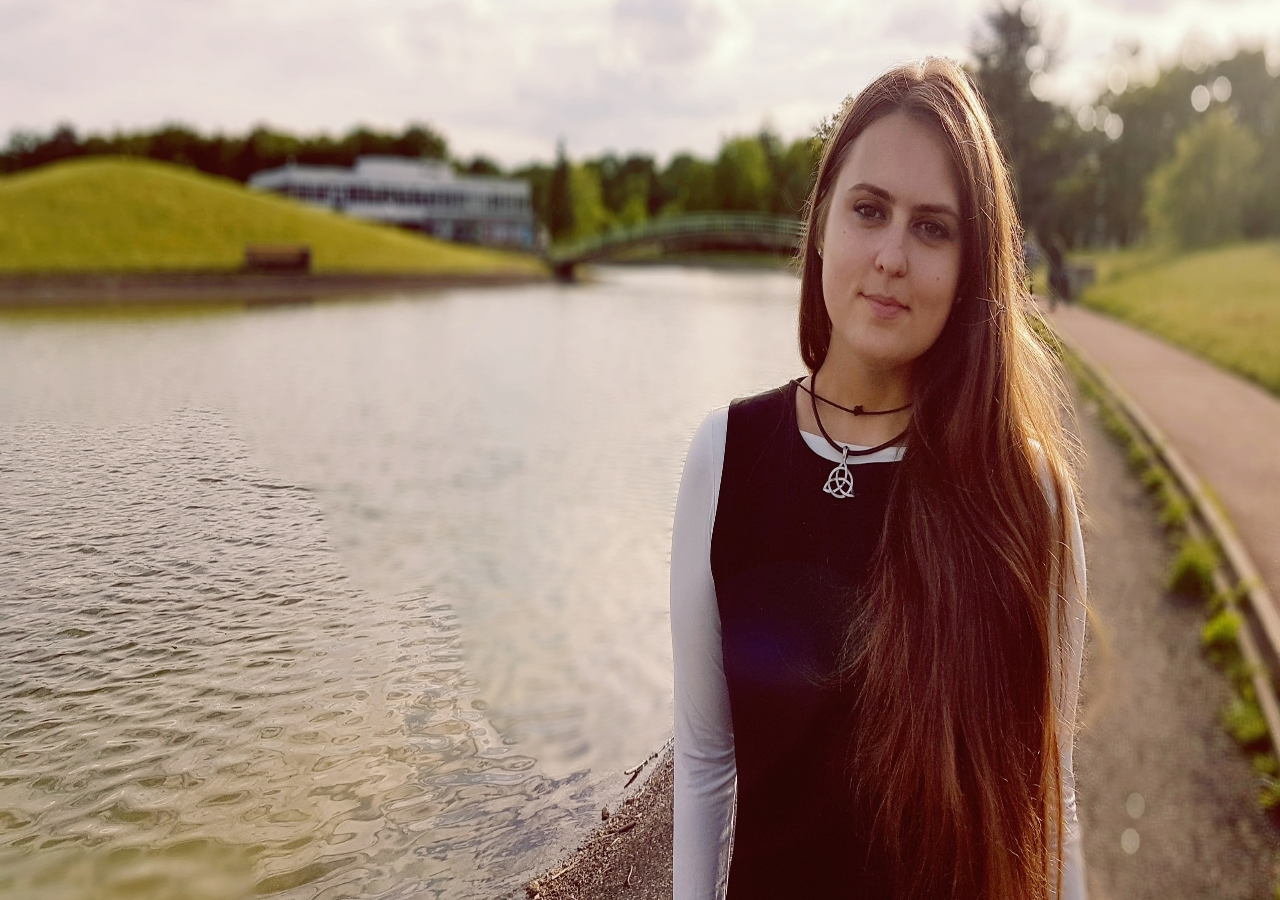
<file: projects/3. AlterEgo - personal site/index.html>
<!DOCTYPE html>
<html lang="en">
<head>
    <meta charset="UTF-8">
    <meta http-equiv="X-UA-Compatible" content="IE=edge">
    <meta name="viewport" content="width=device-width, initial-scale=1.0">
    <title>Annabelle Swan</title>
    <link rel="stylesheet" href="styles.css">
</head>
<body>
    <header class="header">
        <div class="header__inner">
            <img class="header__image" src="images/main1.jpg" alt="main image">
            <div class="container header__container">
                <div class="header__nav-wrap">
                        <ul class="header__navbar">
                        <li class="header__navbar-item">About me</li>
                        <li class="header__navbar-item">Poetry</li> <!--Performance, writing--->
                        <li class="header__navbar-item">YouTube</li> <!--Languages, teaching, traveling--->
                        <li class="header__navbar-item">Languages</li> <!--Studying, teaching--->
                        <li class="header__navbar-item">Photography</li> <!--Flickrl, Instagram--->
                        <li class="header__navbar-item">Traveling</li> <!--YouTube videos -->
                        <li class="header__navbar-item"></li></ul>
                </div>
                <div class="header__title-wrap"><h1 class="header__title">ANNABELLE SWAN</h1></div>
            </div>
        </div>
    </header>
</body>
</html>
</file>
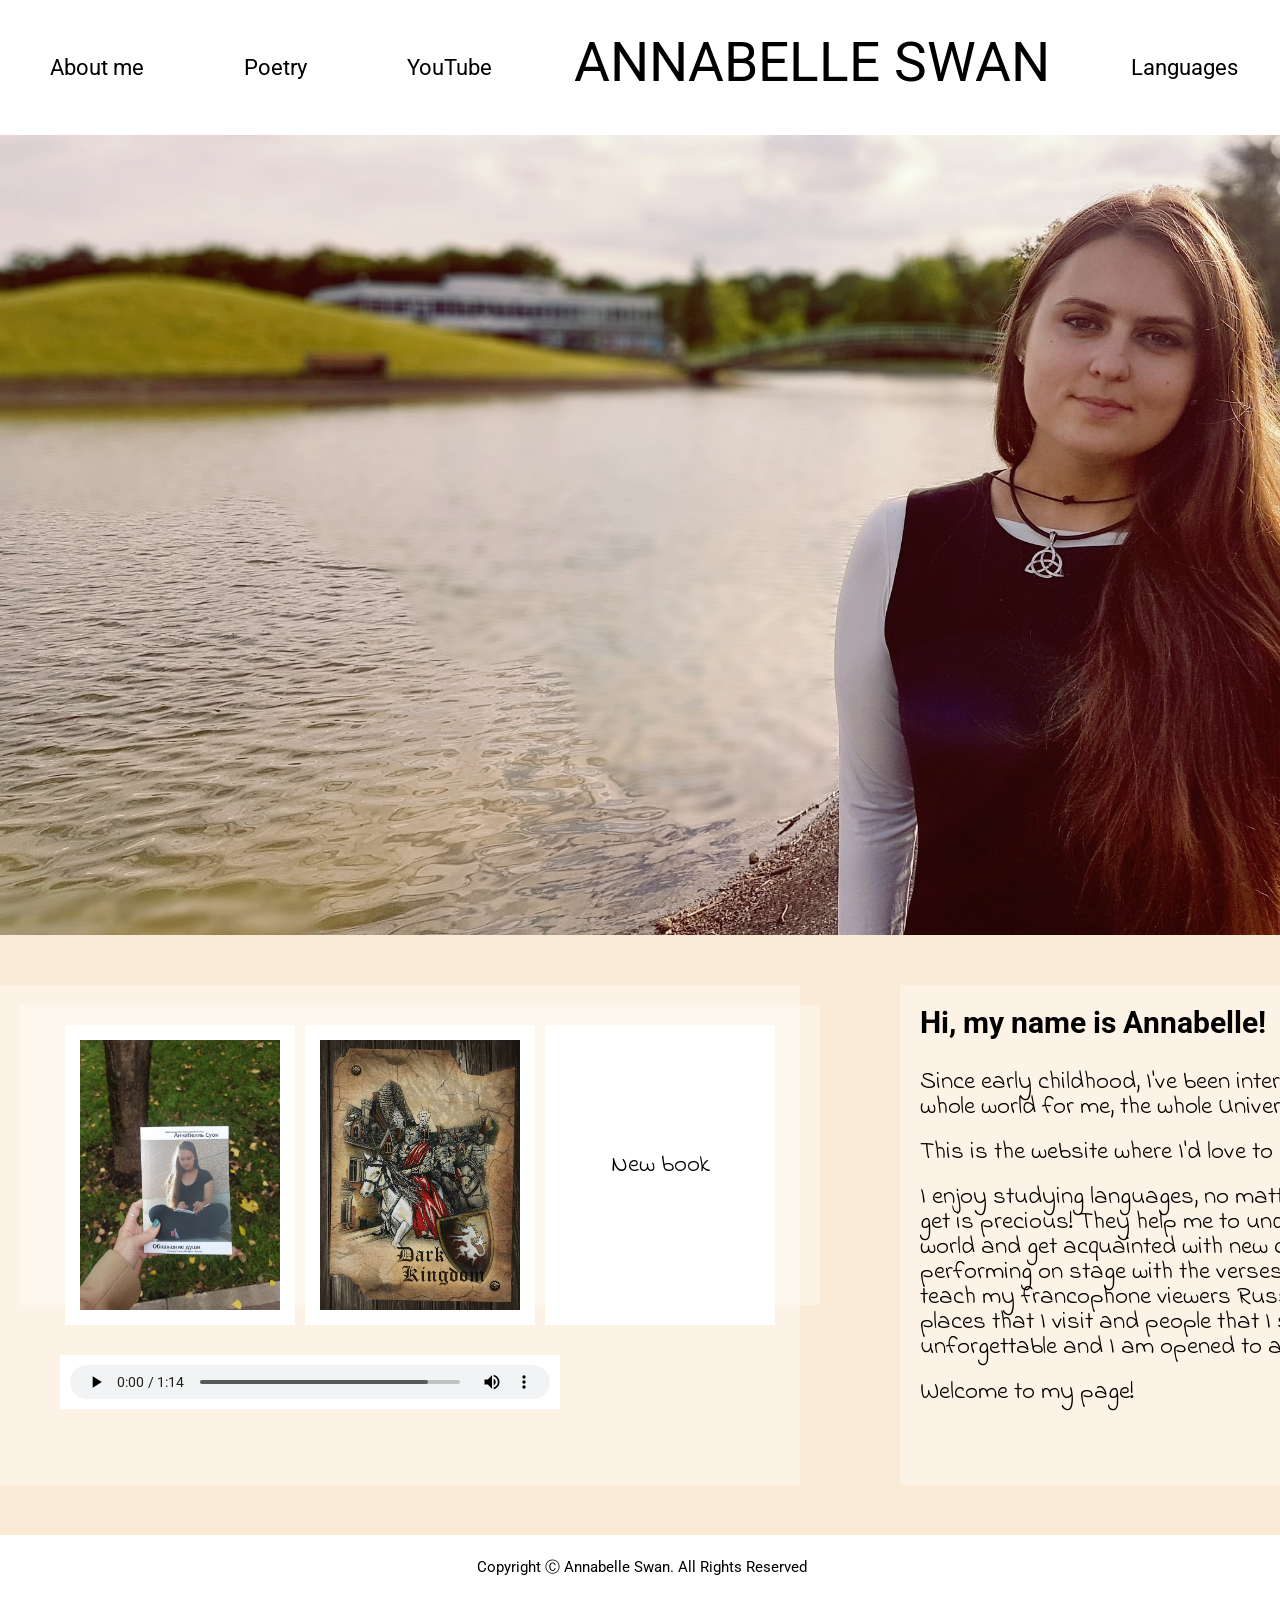
<file: projects/AlterEgo_site/index.html>
<!DOCTYPE html>
<html lang="en">
<head>
    <meta charset="UTF-8">
    <meta http-equiv="X-UA-Compatible" content="IE=edge">
    <meta name="viewport" content="width=device-width, initial-scale=1.0">
    <title>Annabelle Swan</title>
    <link rel="stylesheet" href="css/styles.css">
    <link href="https://fonts.googleapis.com/css2?family=Lobster&display=swap" rel="stylesheet">
    <link rel="preconnect" href="https://fonts.googleapis.com">
    <link rel="preconnect" href="https://fonts.gstatic.com" crossorigin>
    <link href="https://fonts.googleapis.com/css2?family=Indie+Flower&display=swap" rel="stylesheet">
    <link rel="preconnect" href="https://fonts.googleapis.com">
    <link rel="preconnect" href="https://fonts.gstatic.com" crossorigin>
    <link href="https://fonts.googleapis.com/css2?family=Roboto:wght@100;300;400;500;700;900&display=swap" rel="stylesheet">

</head>
<body>
    <header class="header">
        <div class="container">
            <div class="header__nav-wrap">
                <div class="header__navbar--left">
                    <ul class="header__navbar">
                        <li class="header__navbar-item"><a class="header__navbar-link" href="#about">About me</a></li>
                        <li class="header__navbar-item"><a class="header__navbar-link" href="https://www.youtube.com/watch?v=Wb8dwxtXvEg&list=PLva25JBccDPwVb4xdAYzpryvbkjyoQLab&index=23">Poetry</a></li> <!--Performance, writing--->
                        <li class="header__navbar-item"><a class="header__navbar-link" href="https://www.youtube.com/watch?v=pZp-YMLT4ac&list=PLva25JBccDPzFR_5ixBytX0NKg1fluBVj">YouTube</a></li><!--Languages, teaching, traveling--->
                    </ul>
                </div>
                <div class="header__navbar--center">
                    <div class="logo">
                        <p>
                            <a class="header__navbar-link logo" href="#">ANNABELLE SWAN</a>
                        </p>
                    </div>
                </div>
                <div class="header__navbar--right">
                    <ul class="header__navbar">
                    <li class="header__navbar-item"><a class="header__navbar-link" href="https://www.youtube.com/watch?v=mEsvDf88Qw4&list=PLva25JBccDPxUupoQzXqUJY5D7Chx6w65&index=38">Languages</a></li> <!--Studying, teaching--->
                    <li class="header__navbar-item"><a class="header__navbar-link" href="https://www.flickr.com/photos/annabelle_swan/albums">Photography</a></li> <!--Flickrl, Instagram--->
                    <li class="header__navbar-item"><a class="header__navbar-link" href="https://www.youtube.com/watch?v=VGCOGLp26OA&list=PLva25JBccDPwRct1x6ZVfY6KRt95bLeJ3&index=5">Traveling</a></li> <!--YouTube videos -->
                    </ul>
                </div>
            </div>
        </div>
        <div class="header__main-pic">
        </div>
    </header>
    <section class="creativity">
        <div class="container">
            <div class="about-me-container">
                <div class="left-col-lg">
                    <div class="books-container">
                        <div class="box">
                            <img class="book" src="images/6.jpg">
                        </div>
                        <div class="box">
                            <img class="book" src="images/book2.jpg">
                        </div>
                        <div class="box">
                            <p>New book</p>
                        </div>
                    </div>
                    <div class="audio">
                        <audio controls>
                            <source src="audio/annabelle_swan.mp3" type="audio/mp3" />
                        </audio>
                    </div>
                </div>
                <div class="right-col-lg">
                    <h3 id="about">Hi, my name is Annabelle!</h3>

                    <p>Since early childhood, I've been interested in languages. Languages is the whole world for me,
                    the whole Universe. </p>

                    <p>This is the website where I'd love to share with you all my creativity.</p>

                    <p>I enjoy studying languages, no matter human or computer ones. The joy I get is precious!
                    They help me to understand people and books, travel the world and get acquainted with new cultures.
                    I am fond of writing and performing on stage with the verses. I also have a YouTube channel
                        where I teach my francophone viewers Russian language. I love taking pictures of places that I visit
                    and people that I see because every moment is unforgettable and I am opened to adventures!</p>
                    <p>Welcome to my page!</p>

                    <p style="text-align: right">Annabelle Swan</p>

                </div>
            </div>


        </div>
    </section>
    <footer>
        <div><p style="text-align: center">&nbsp;Copyright &#9400; <?= date('Y'); ?> Annabelle Swan. All Rights Reserved</p></div>
    </footer>
</body>
</html>
</file>
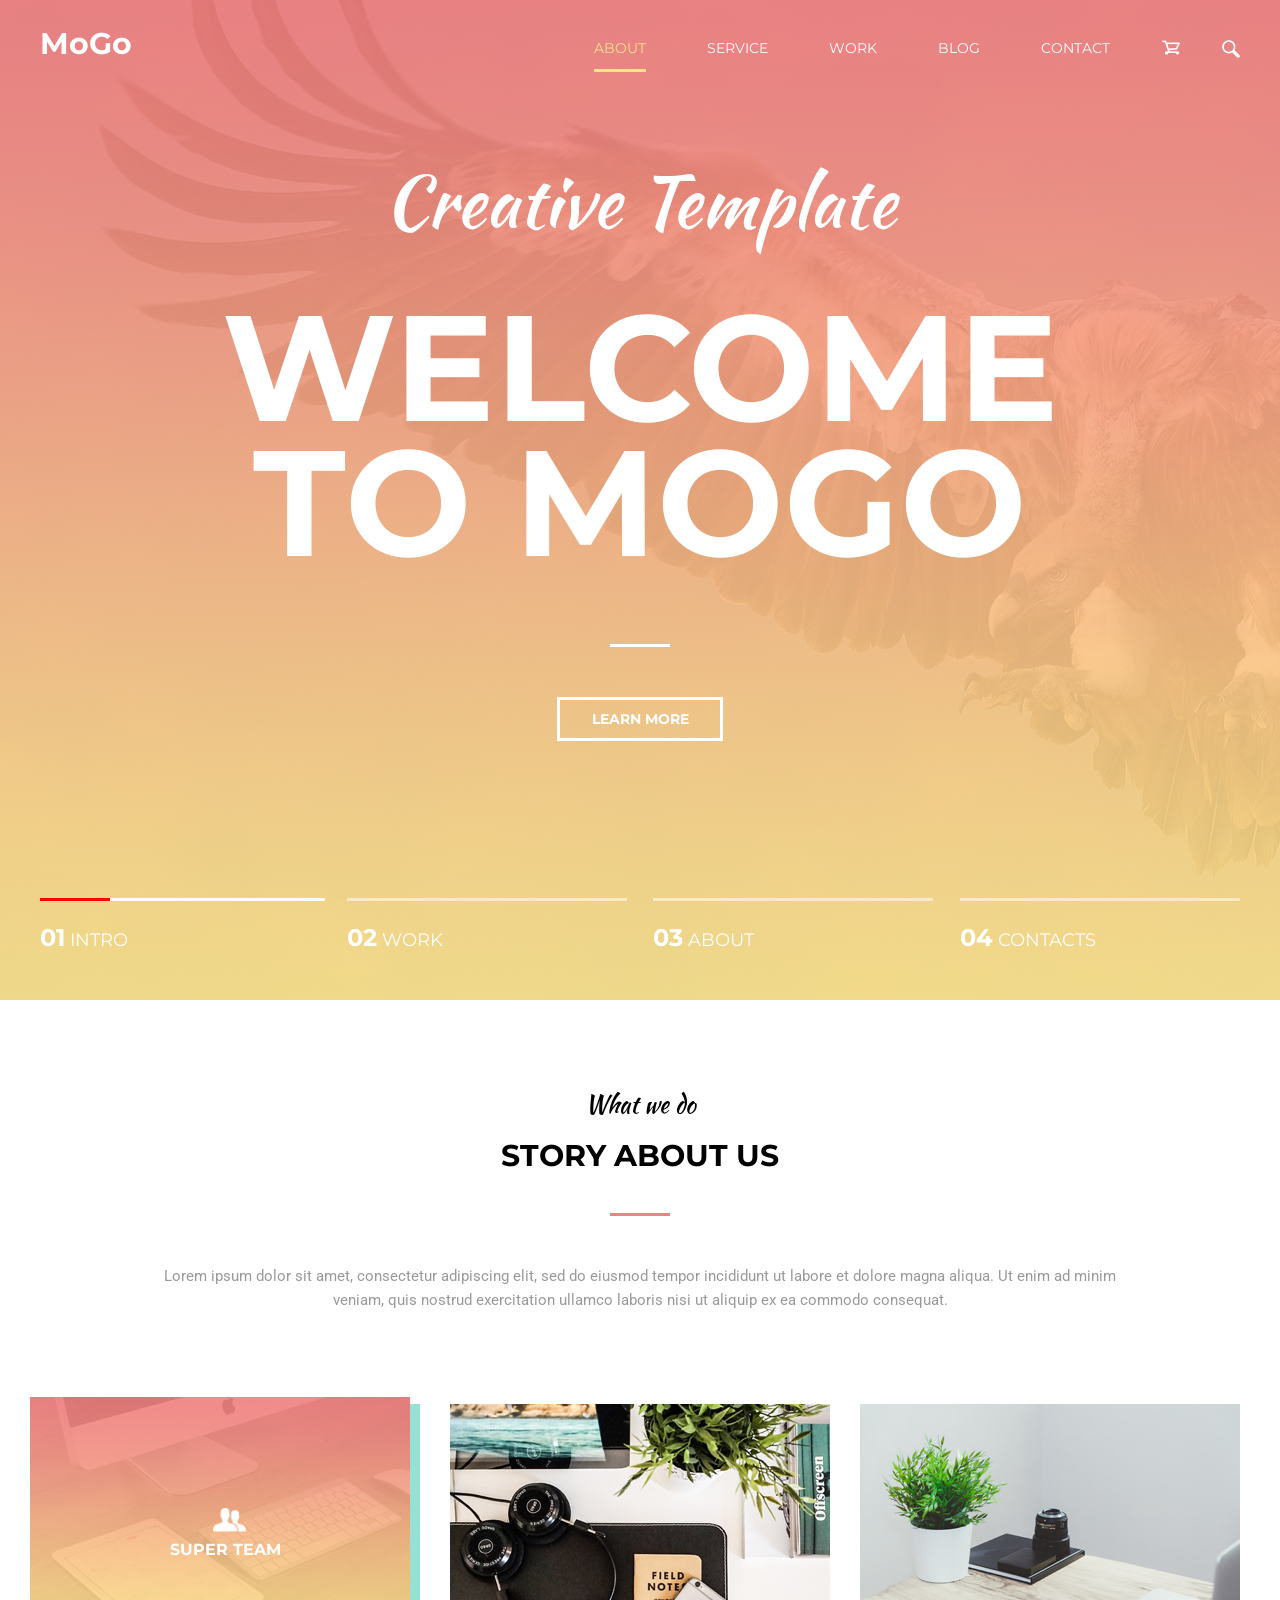
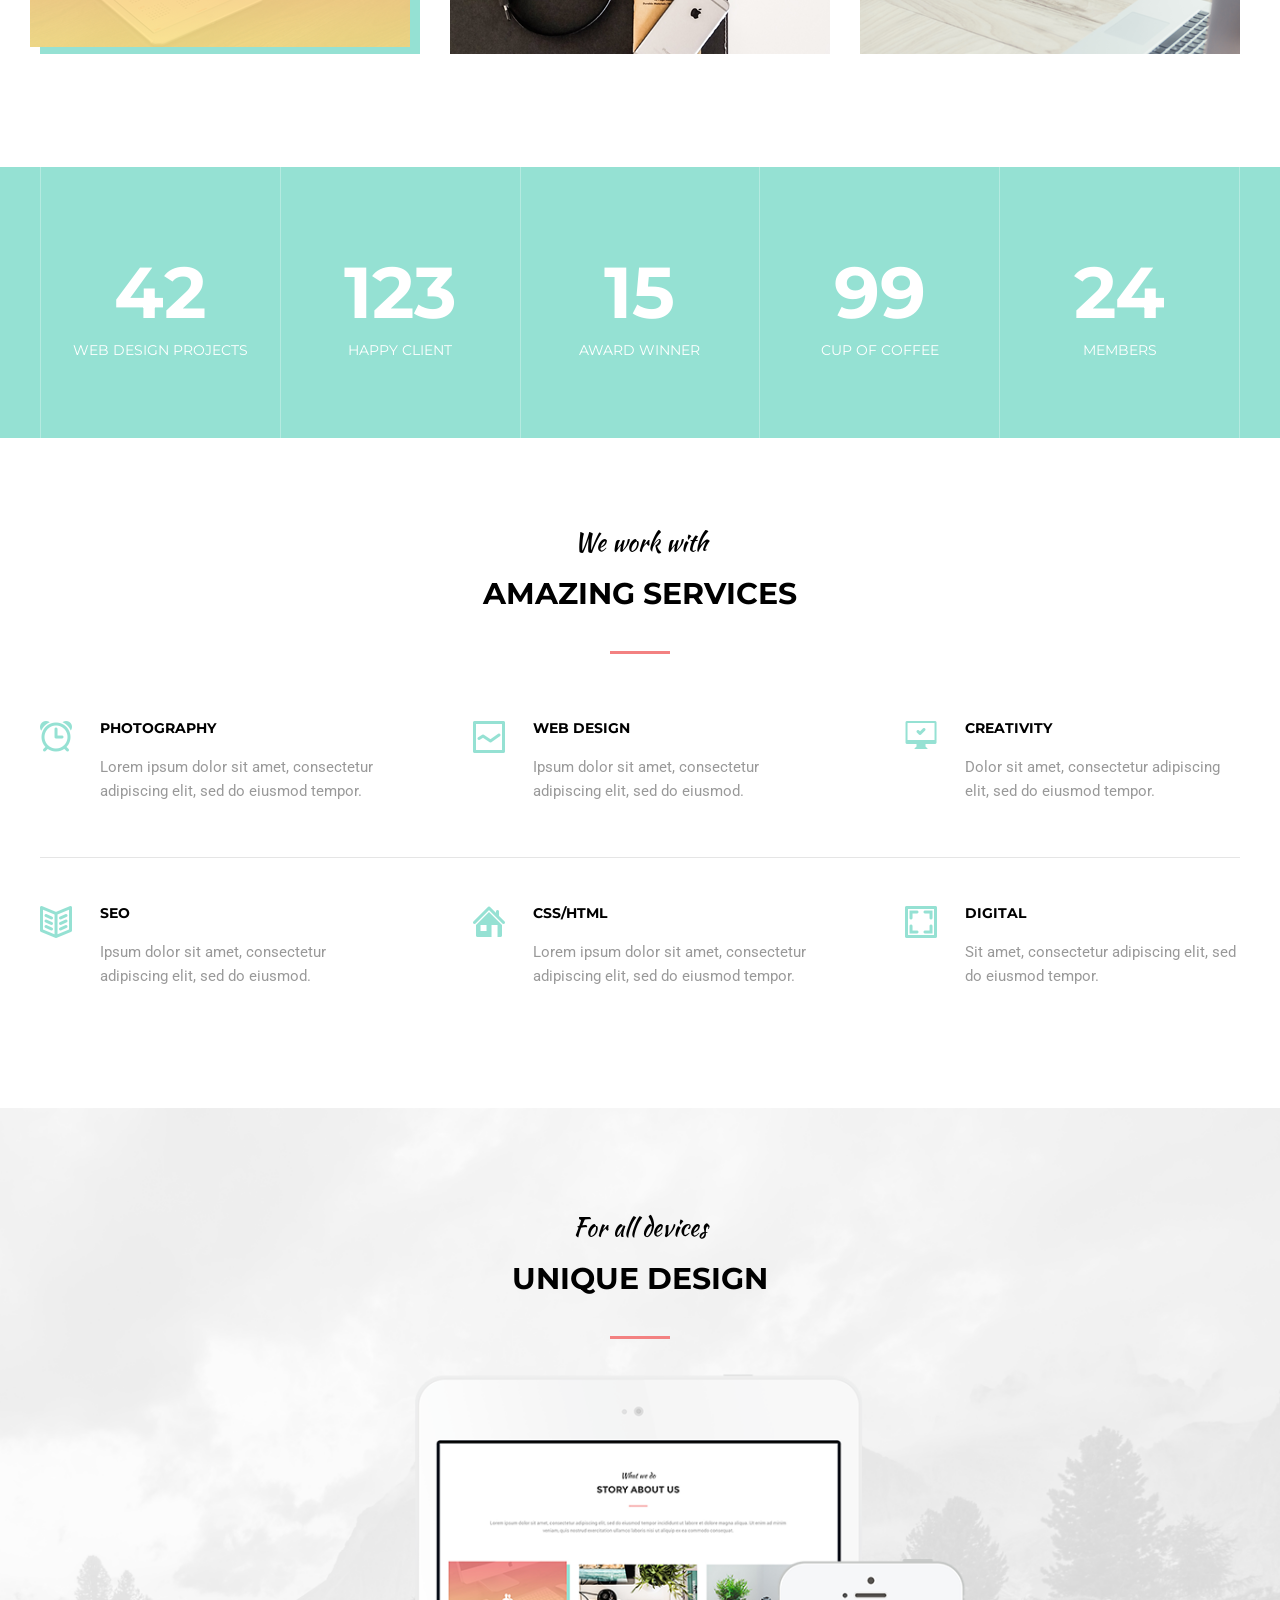
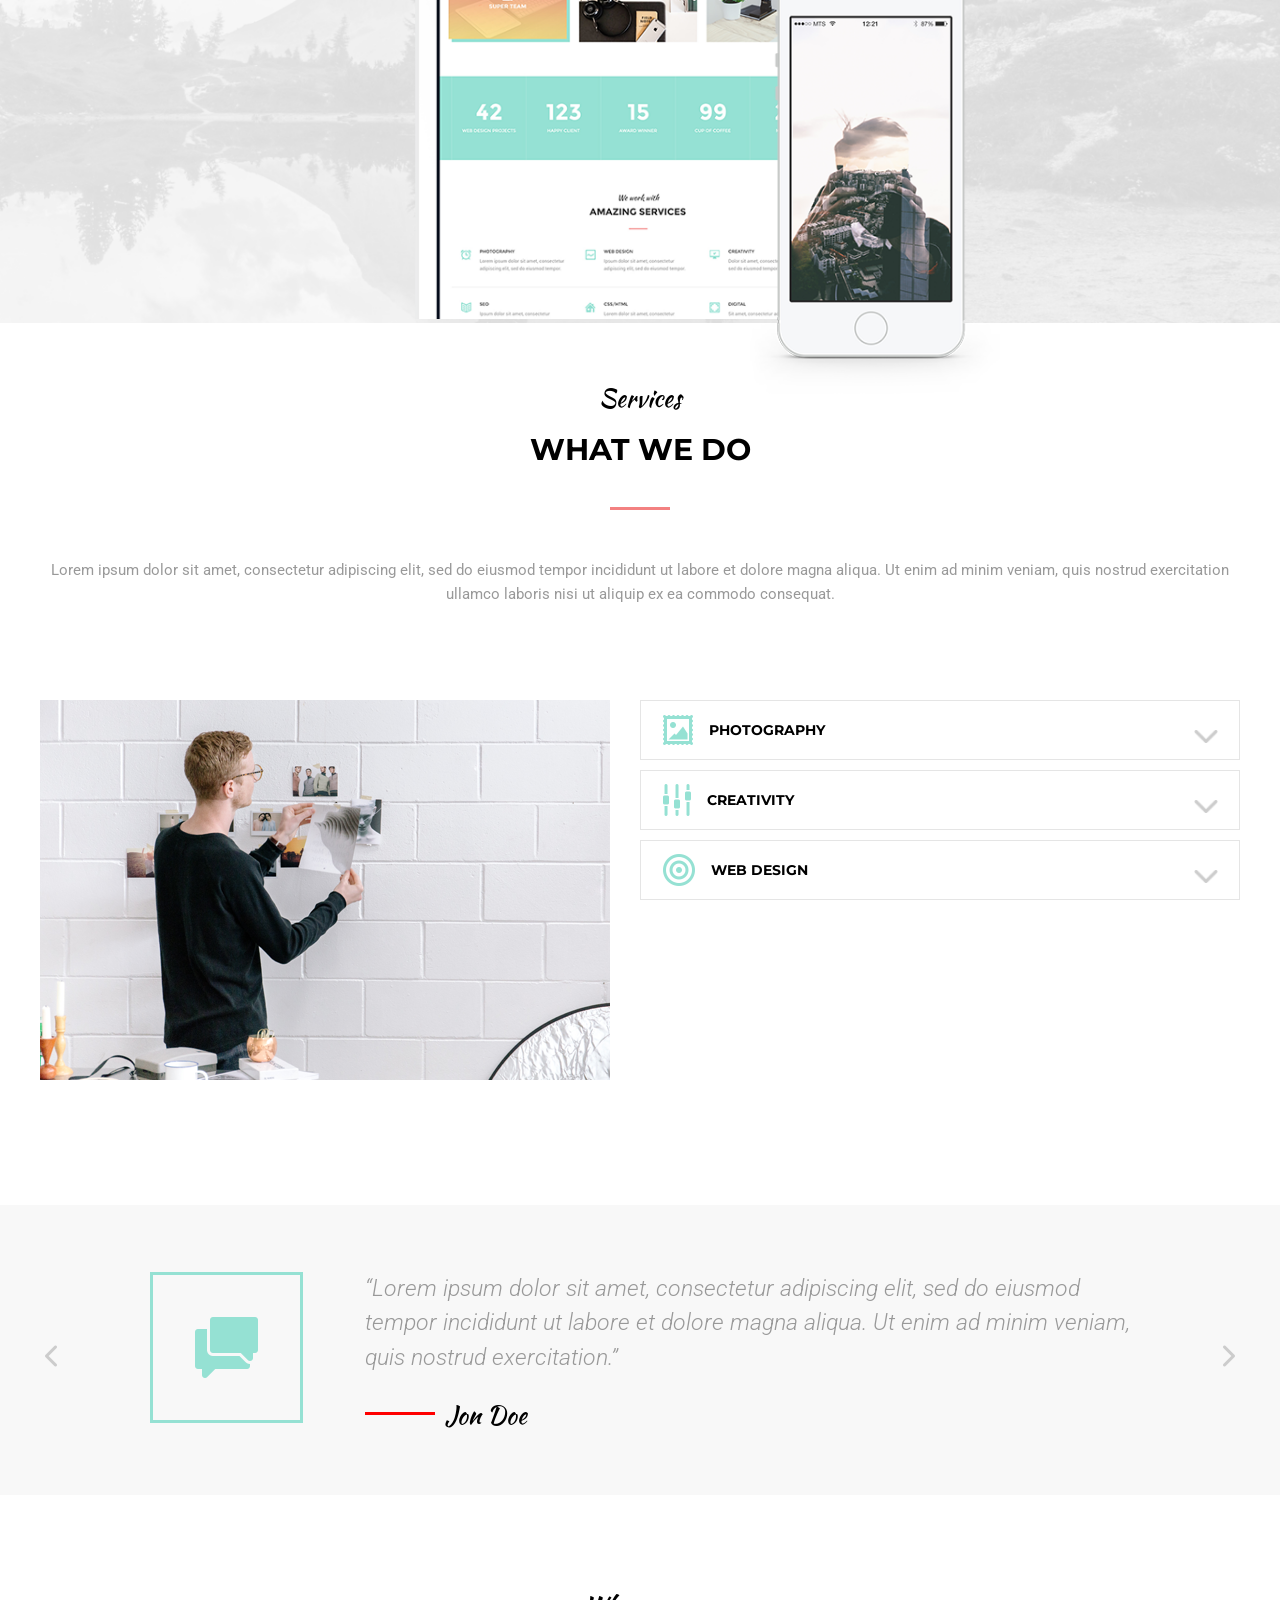
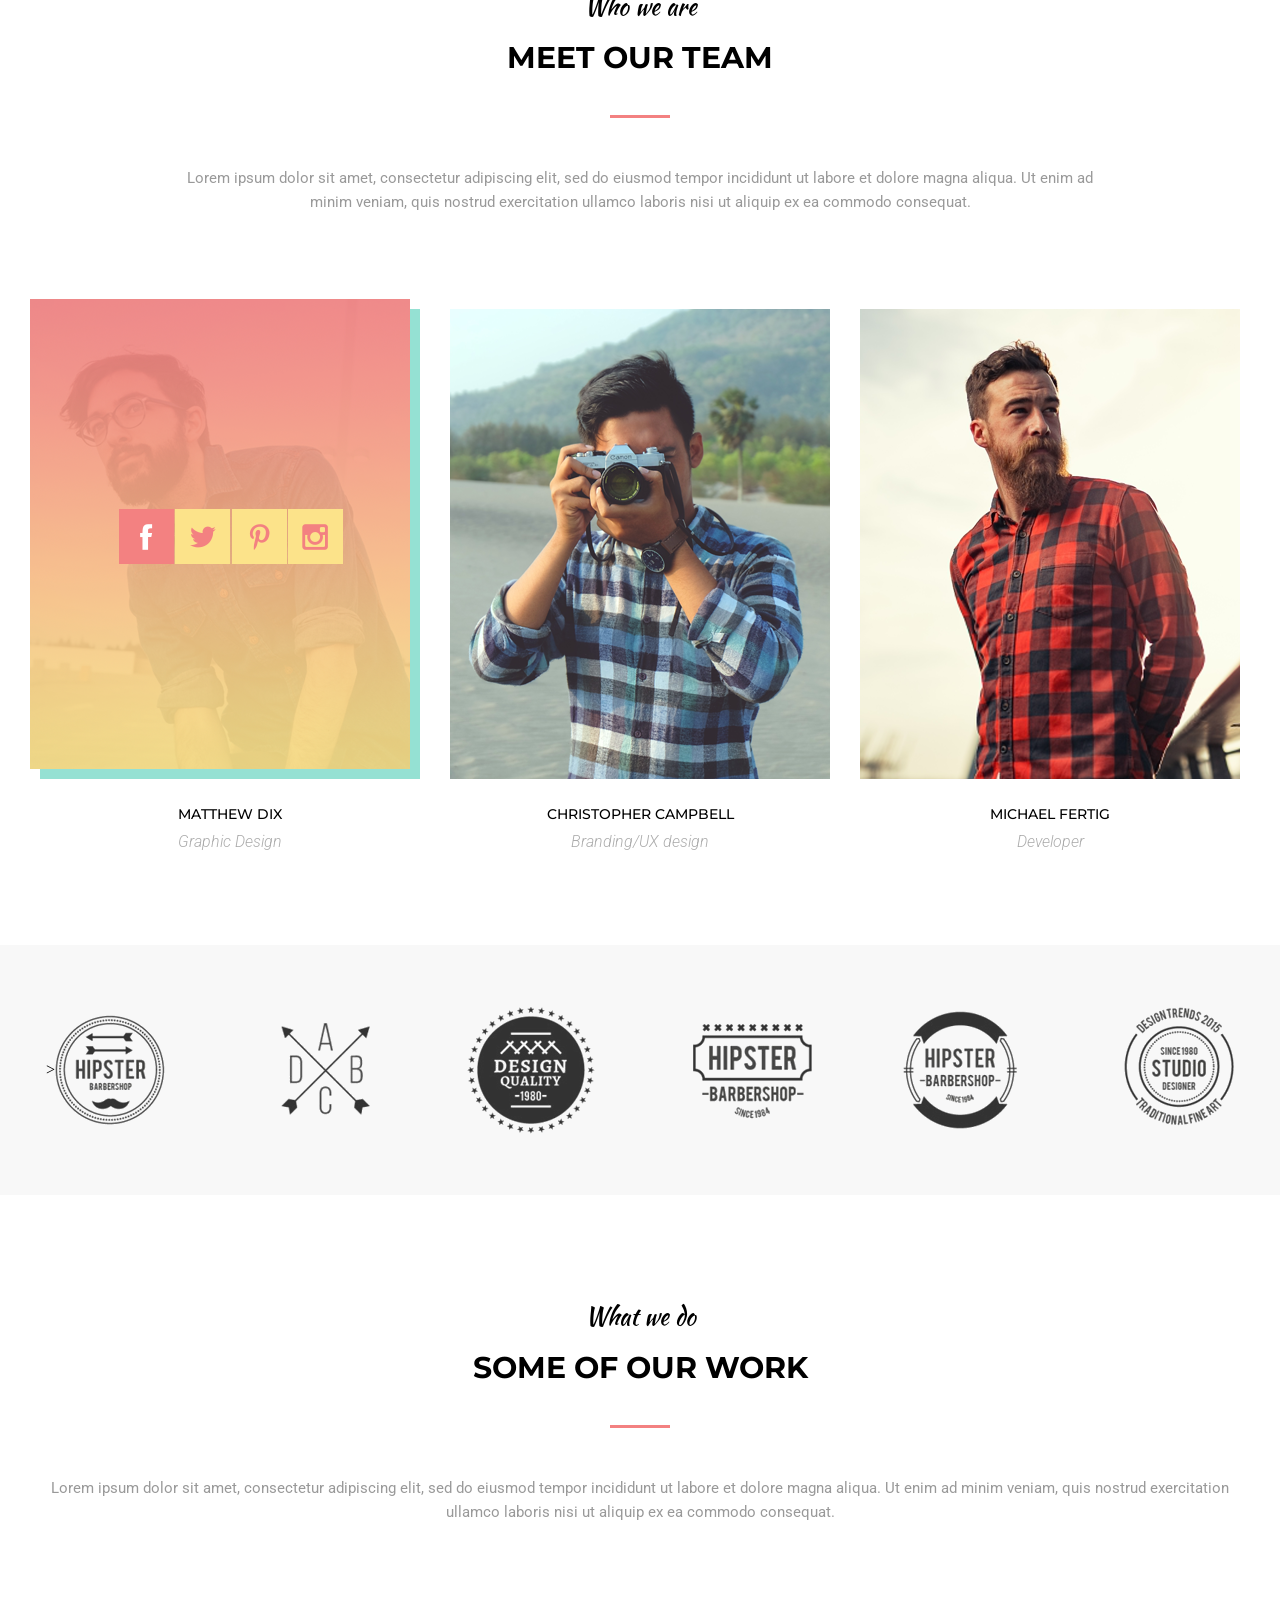
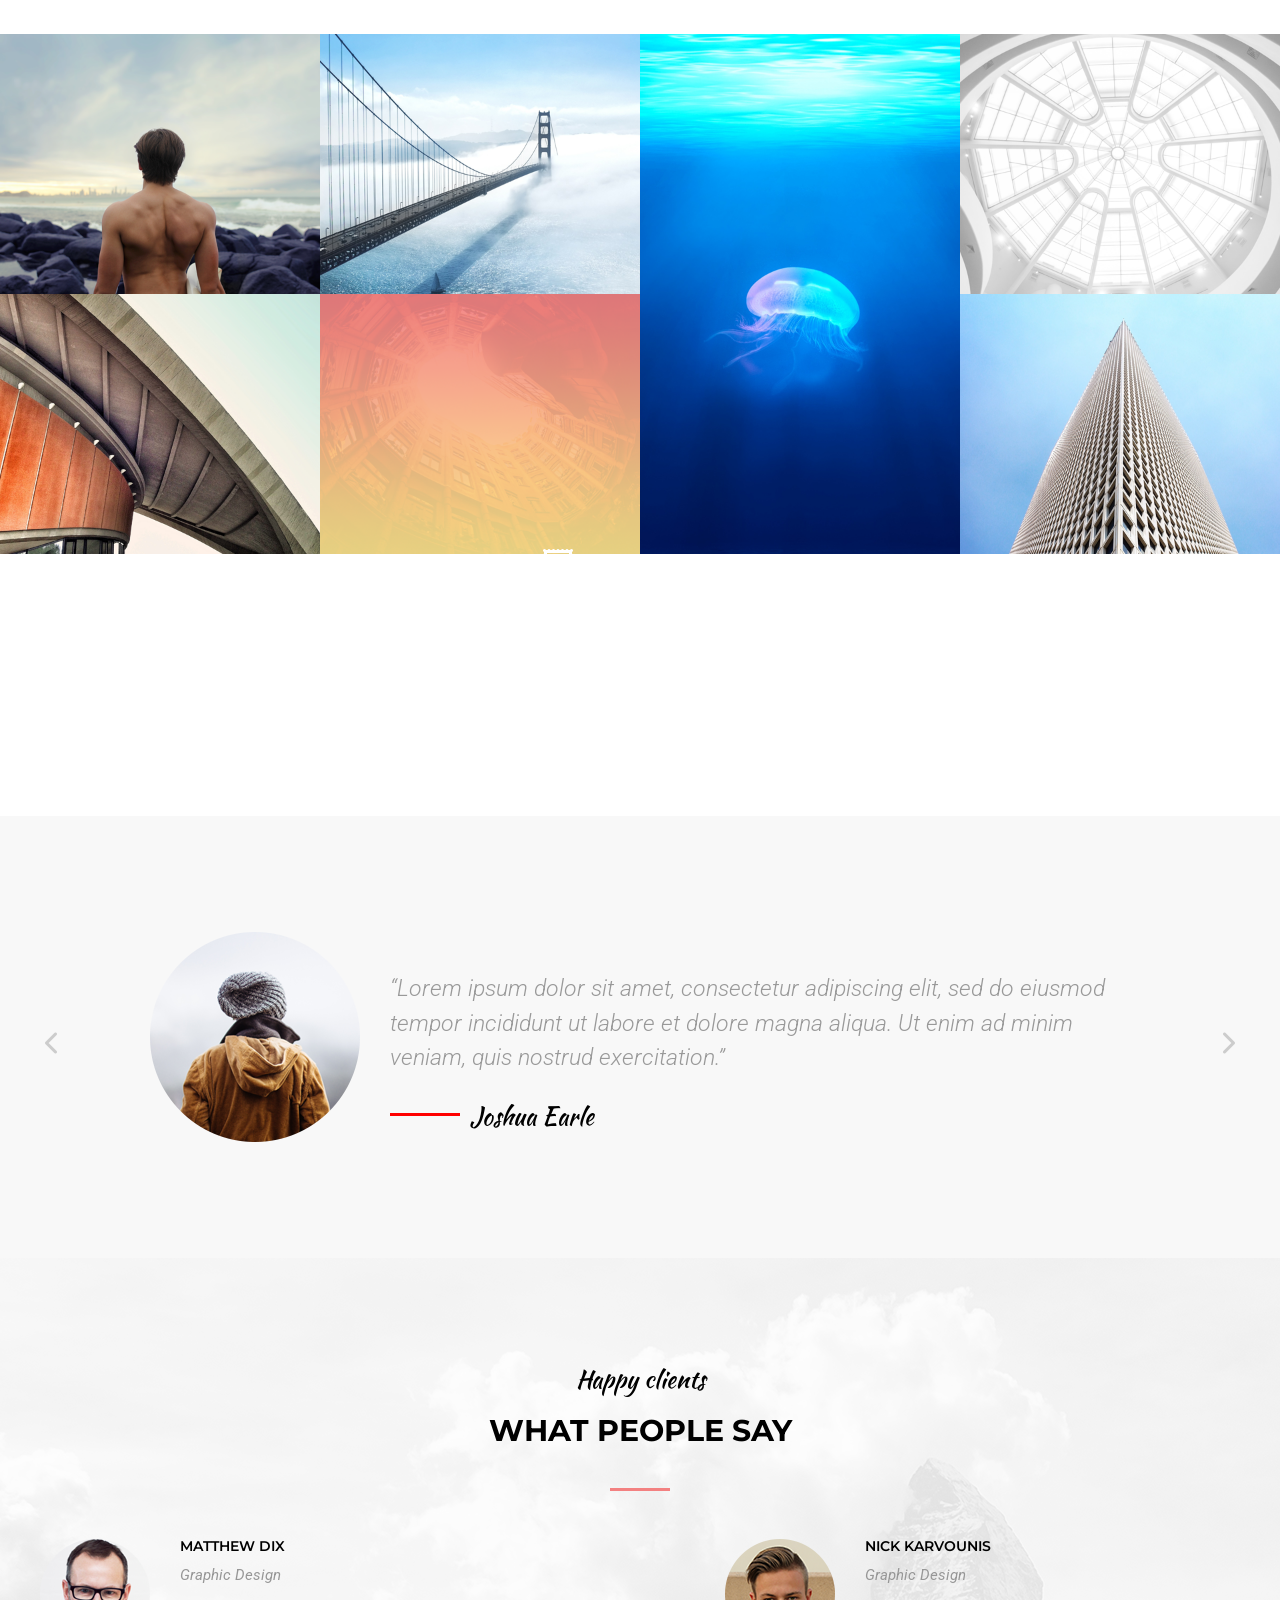
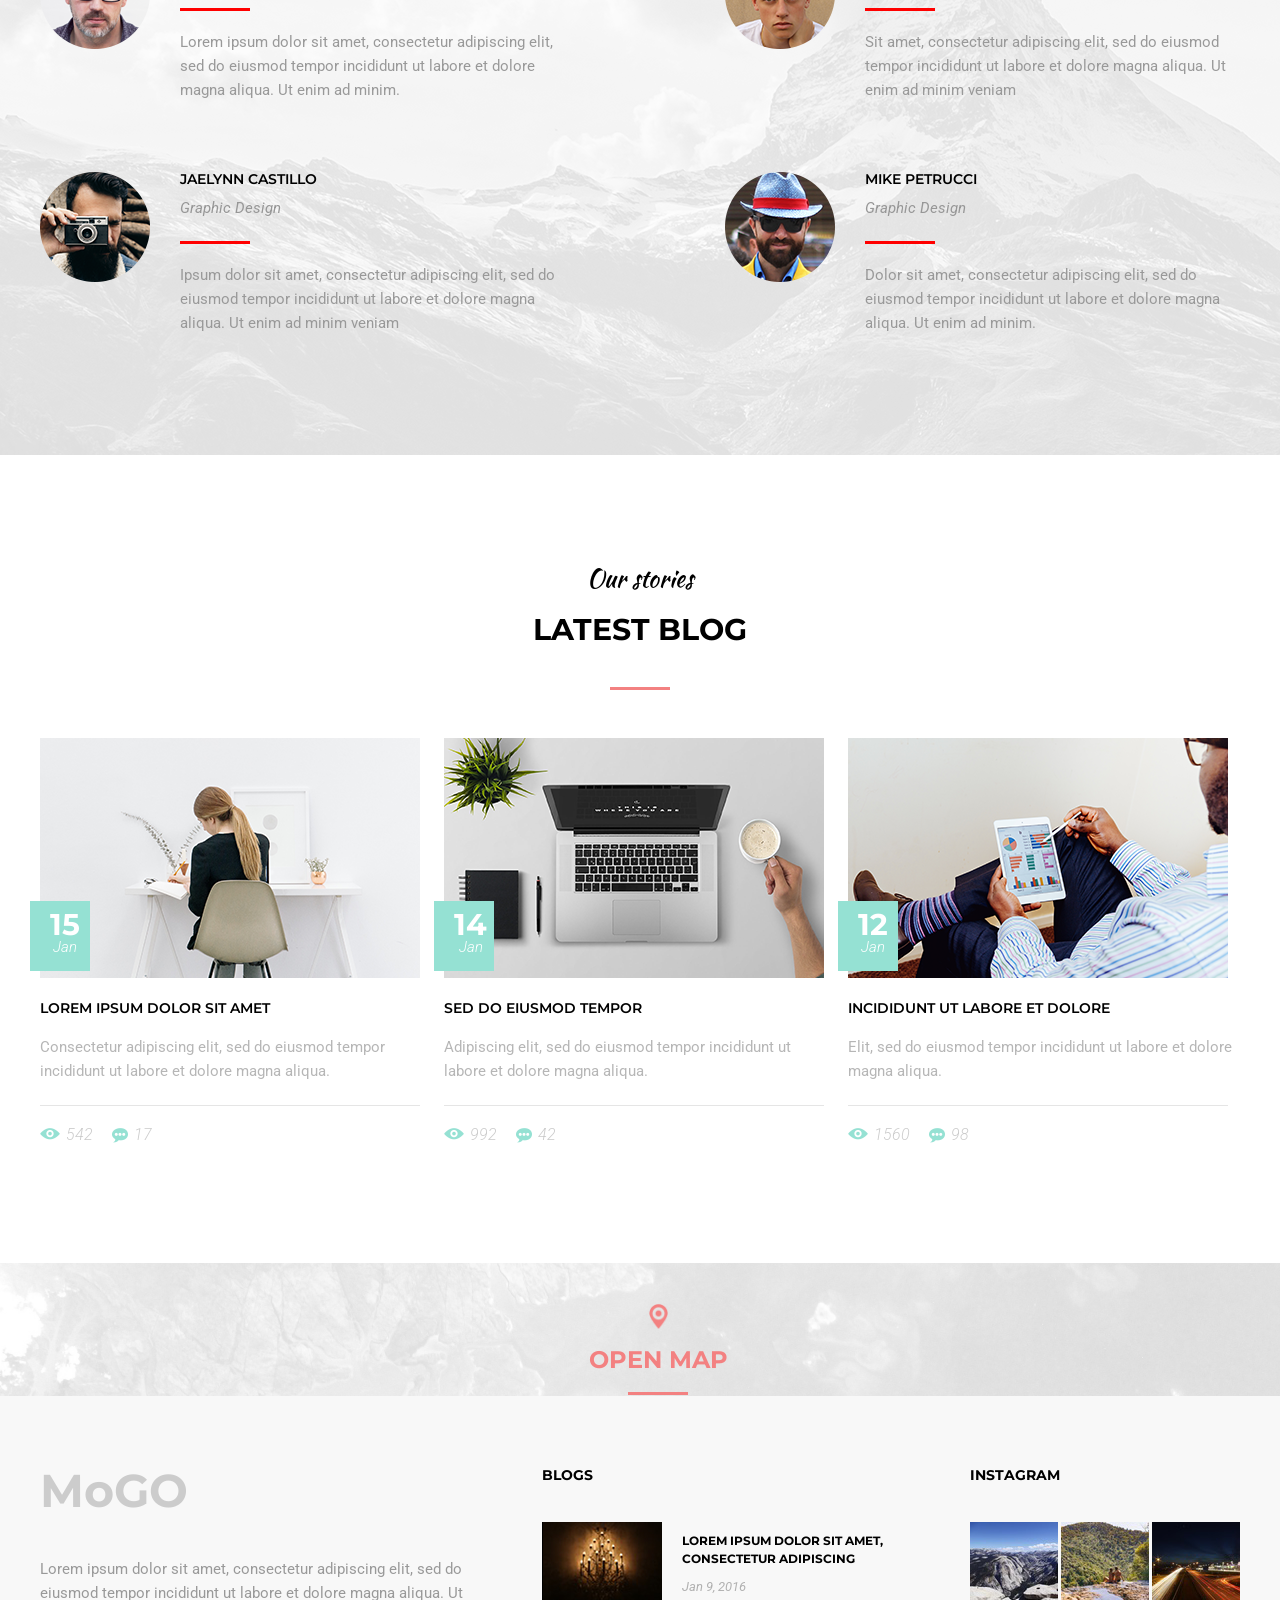
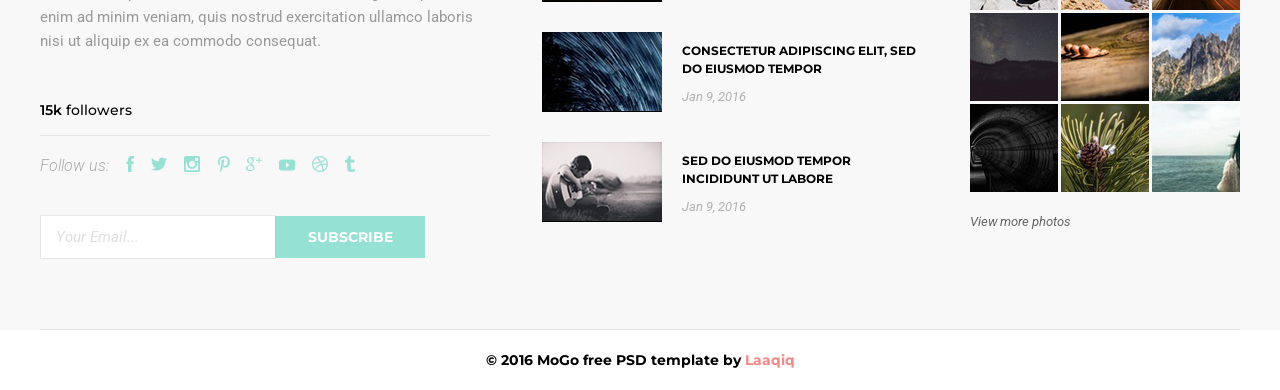
<file: projects/Templates practice/01. Template - MoGo/index.html>
<!DOCTYPE html>
<html lang="eng">

<head>
    <title>MOOG_website</title>
    <meta charset="UTF-8">
    <link rel="stylesheet" href="css/styles.css">
    <link rel="preconnect" href="https://fonts.googleapis.com">
    <link rel="preconnect" href="https://fonts.gstatic.com" crossorigin>
    <link href="https://fonts.googleapis.com/css2?family=Kaushan+Script&family=Montserrat:wght@400;700&family=Roboto:ital,wght@0,400;1,300&display=swap"
    rel="stylesheet">
</head>

<body>
    <section class="banner">
        <div class="container">
            <div class="navbar">
                <div class="logo">MoGo</div>
                <nav>
                    <ul>
                        <li><a href="#" id="active_link">About</a></li>
                        <li><a href="#">Service</a></li>
                        <li><a href="#">Work</a></li>
                        <li><a href="#">Blog</a></li>
                        <li><a href="#">Contact</a></li>
                    </ul>
                    <img src="icons/shopping_cart.png" alt="shopping_cart" class="icon shopping_cart">
                    <img src="icons/magnifying_glass.png" alt="magnifying_glass" class="icon magnifying_glass">
                </nav>
            </div>
            <div class="header">
                <h2 class="text_center">Creative Template</h2>
                <h1 class="text_center">Welcome to Mogo</h1>
            </div>
            <div class="nav_button">
                <p>LEARN MORE</p>
            </div>
            <div class="bottom_banner">
                <div>
                    <div class="block_of_lines"><span id="red_line"></span><span id="white_line"></span></div>
                    <p><span>01</span>INTRO</p>
                </div>
                <div>
                    <p><span>02</span>WORK</p>
                </div>
                <div>
                    <p><span>03</span>ABOUT</p>
                </div>
                <div>
                    <p><span>04</span>CONTACTS</p>
                </div>
            </div>
        </div>
    </section>
    <section class="second_page">
        <div class="container">
            <h4 class="text_center">What we do</h4>
            <h3 class="text_center">STORY ABOUT US</h3>
            <h6 class="text_center">Lorem ipsum dolor sit amet, consectetur adipiscing elit, sed do eiusmod tempor
                incididunt ut labore et dolore magna aliqua. Ut enim ad minim veniam, quis nostrud exercitation ullamco
                laboris nisi ut aliquip ex ea commodo consequat.</h6>
            <div class="photo_row">
                <div class="photo_1">
                    <img src="img/pic1.1.png" class="pic_back">
                    <img src="img/pic1.2.png" class="pic_top">
                    <img src="icons/USERS.png" class="users">
                    <p>SUPER TEAM</p>
                </div>
                <div class="photo_2">
                    <img src="img/pic2.png">
                </div>
                <div class="photo_3">
                    <img src="img/pic3.png">
                </div>
            </div>
        </div>
    </section>
    <section class="statistics_banner">
        <div class="container">
            <div class="statistics_box">
                <div class="box_1">
                    <p class="statistics_number">42</p>
                    <p class="statistics_topic">Web Design Projects</p>
                </div>
                <div class="box_2">
                    <p class="statistics_number">123</p>
                    <p class="statistics_topic">HAPPY CLIENT</p>
                </div>
                <div class="box_3">
                    <p class="statistics_number">15</p>
                    <p class="statistics_topic">AWARD WINNER</p>
                </div>
                <div class="box_4">
                    <p class="statistics_number">99</p>
                    <p class="statistics_topic">CUP OF COFFEE</p>
                </div>
                <div class="box_5">
                    <p class="statistics_number">24</p>
                    <p class="statistics_topic">MEMBERS</p>
                </div>
            </div>
        </div>

    </section>
    <section class="third_page">
        <div class="container">
            <h4 class="text_center">We work with</h4>
            <h3 class="text_center">Amazing services</h3>
            <div class="services_table">
                <div class="services_first_line">
                    <div class="services_box">
                        <img src="icons/alarm.png">
                        <h5>PHOTOGRAPHY</h5>
                        <h6>Lorem ipsum dolor sit amet, consectetur adipiscing elit, sed do eiusmod tempor.</h6>
                    </div>
                    <div class="services_box">
                        <img src="icons/line_graph.png">
                        <h5>WEB DESIGN</h5>
                        <h6>Ipsum dolor sit amet, consectetur adipiscing elit, sed do eiusmod.</h6>
                    </div>
                    <div class="services_box">
                        <img src="icons/computer.png">
                        <h5>CREATIVITY</h5>
                        <h6>Dolor sit amet, consectetur adipiscing elit, sed do eiusmod tempor.</h6>
                    </div>
                </div>

                <div class="services_second_line">
                    <div class="services_box second_line">
                        <img src="icons/book.png">
                        <h5>SEO</h5>
                        <h6>Ipsum dolor sit amet, consectetur adipiscing elit, sed do eiusmod.</h6>
                    </div>
                    <div class="services_box second_line">
                        <img src="icons/home.png">
                        <h5>CSS/HTML</h5>
                        <h6>Lorem ipsum dolor sit amet, consectetur adipiscing elit, sed do eiusmod tempor.</h6>
                    </div>
                    <div class="services_box second_line">
                        <img src="icons/digital.png">
                        <h5>DIGITAL</h5>
                        <h6>Sit amet, consectetur adipiscing elit, sed do eiusmod tempor.</h6>
                    </div>
                </div>
            </div>
        </div>
    </section>
    <section class="fourth_page">
        <div class="container">
            <h4 class="text_center">For all devices</h4>
            <h3 class="text_center">Unique design</h3>
            <div class="display_phone">
                <img src="img/display.png" class="display">
                <img src="img/phone.png" class="phone">
            </div>
        </div>
    </section>
    <section class="fifth_page">
        <div class="container">
            <h4 class="text_center">Services</h4>
            <h3 class="text_center">What we do</h3>
            <h6 class="text_center">Lorem ipsum dolor sit amet, consectetur adipiscing elit,
                sed do eiusmod tempor incididunt ut labore et dolore magna aliqua. Ut enim
                ad minim veniam, quis nostrud exercitation ullamco laboris nisi ut aliquip ex ea commodo consequat.
            </h6>

            <section class="fifth_page_table">
                <div class="fifth_page_column_one">
                    <img src="img/whatwedo.png">
                </div>
                <div class="fifth_page_column_two">
                    <button class="accordion">
                        <img src="icons/icon1.png">
                        <h5>Photography</h5>
                        <img src="icons/arrow_up.png" class="arrow_up">
                        <img src="icons/arrow_down.png" class="arrow_down">
                    </button>
                    <div class="panel">
                        <div class="panel_inside">
                            <p>Lorem ipsum dolor sit amet, consectetur adipiscing elit, sed do eiusmod
                                tempor incididunt ut labore et dolore magna aliqua. Ut enim ad minim veniam,
                                quis nostrud exercitation ullamco laboris nisi ut aliquip ex ea commodo consequat.
                                Duis aute irure dolor in reprehenderit in voluptate velit esse cillum dolore eu fugiat
                                nulla pariatur. Excepteur sint occaecat cupidatat non proident, sunt in culpa qui
                                officia
                                deserunt mollit anim id est laborum. Lorem ipsum dolor sit amet, consectetur adipiscing
                                elit, sed do eiusmod
                                tempor incididunt ut labore et dolore magna aliqua. Ut enim ad minim veniam,
                                quis nostrud exercitation ullamco laboris nisi ut aliquip ex ea commodo consequat.
                                Duis aute irure </p>
                        </div>
                    </div>

                    <button class="accordion">
                        <img src="icons/icon2.png">
                        <h5>Creativity</h5>
                        <img src="icons/arrow_up.png" class="arrow_up">
                        <img src="icons/arrow_down.png" class="arrow_down">
                    </button>
                    <div class="panel">
                        <div class="panel_inside">
                            <p>Lorem ipsum dolor sit amet, consectetur adipiscing elit, sed do eiusmod
                                tempor incididunt ut labore et dolore magna aliqua. Ut enim ad minim veniam,
                                quis nostrud exercitation ullamco laboris nisi ut aliquip ex ea commodo consequat.
                                Duis aute irure dolor in reprehenderit in voluptate velit esse cillum dolore eu fugiat
                                nulla pariatur. Excepteur sint occaecat cupidatat non proident, sunt in culpa qui
                                officia
                                deserunt mollit anim id est laborum.</p>
                        </div>
                    </div>

                    <button class="accordion">
                        <img src="icons/icon3.png">
                        <h5>Web design</h5>
                        <img src="icons/arrow_up.png" class="arrow_up">
                        <img src="icons/arrow_down.png" class="arrow_down">
                    </button>
                    <div class="panel">
                        <div class="panel_inside">
                            <p>Lorem ipsum dolor sit amet, consectetur adipiscing elit, sed do eiusmod
                                tempor incididunt ut labore et dolore magna aliqua. Ut enim ad minim veniam,
                                quis nostrud exercitation ullamco laboris nisi ut aliquip ex ea commodo consequat.
                                Duis aute irure dolor in reprehenderit in voluptate velit esse cillum dolore eu fugiat
                                nulla pariatur. Excepteur sint occaecat cupidatat non proident, sunt in culpa qui
                                officia
                                deserunt mollit anim id est laborum.</p>
                        </div>
                    </div>

                </div>
            </section>
        </div>
    </section>
    <section class="banner_quote">
        <div class="container">
            <div class="banner_quote_inner">
                <div class="quote_box">
                    <div><img src="img/speech.png"></div>
                    <div>
                    <quote class="quote">“Lorem ipsum dolor sit amet, consectetur adipiscing elit, 
                    sed do eiusmod tempor incididunt ut labore et dolore magna aliqua. 
                    Ut enim ad minim veniam, quis nostrud exercitation.”</quote>
                    <div class="line_signature"><div id="red_line"></div><div class="signature">Jon Doe</div></div>
                    </div>
                </div>
                <img class="arrow_left" src="icons/arrow_down.png">
                <img class="arrow_right" src="icons/arrow_up.png">
            </div>
        </div>
    </section>
    <section class="sixth_page">
        <div class="container">
            <h4 class="text_center">Who we are</h4>
            <h3 class="text_center">MEET OUR TEAM</h3>
            <h6 class="text_center">Lorem ipsum dolor sit amet, consectetur adipiscing elit, sed do eiusmod tempor incididunt ut labore et dolore magna aliqua. Ut enim ad minim veniam, 
                quis nostrud exercitation ullamco laboris nisi ut aliquip ex ea commodo consequat. 
            </h6>
            <div class="team_gallery">
                <div class="team_gallery_left">
                    <img src="img/left_pic_back.png" class="left_pic_back">
                    <img src="img/left_pic_top.png" class="left_pic_top">
                    <div class="social_net_icons">
                        <div class="facebook"><img src="icons/facebook.png"></div>
                        <div class="twitter"><img src="icons/twitter.png"></div>
                        <div class="pinterest"><img src="icons/pinterest.png"></div>
                        <div class="instagram"><img src="icons/instagram.png"></div>
                    </div>
                    <div class="picture_capture">
                        <p>Matthew Dix</p>
                        <p>Graphic Design</p>
                    </div>
                    
                    
                </div>
                <div class="team_gallery_center">
                    <img src="img/center_pic.png">
                    <div class="picture_capture">
                        <p>Christopher Campbell</p>
                        <p>Branding/UX design</p>
                    </div>
                </div>
                <div class="team_gallery_right">
                    <img src="img/right_pic.png">
                    <div class="picture_capture">
                        <p>Michael Fertig </p>
                        <p>Developer</p>
                    </div>
                </div>
            </div>
        </div>

    </section>
    <section class="banner_logos">
        <div class="container">
            <div class="banner_logos_inner">>
                <img src="img/logos.png">
            </div>
        </div>
    </section>
    <section class="seventh_page">
        <div class="container">
            <h4 class="text_center">What we do</h4>
            <h3 class="text_center">Some of our work</h3>
            <h6 class="text_center">Lorem ipsum dolor sit amet, consectetur adipiscing elit, 
                sed do eiusmod tempor incididunt ut labore et dolore magna aliqua. Ut enim ad 
                minim veniam, quis nostrud exercitation ullamco laboris nisi ut aliquip ex ea commodo consequat. 
            </h6>
        </div>
        <div class="seventh_page_photo_gallery">
            <div class="first_col_photo_gal">
                <img src="img/photo1.png">
                <img src="img/photo2.png">
            </div>
            <div class="second_col_photo_gal">
                <img src="img/photo3.png">
                <img src="img/photo4.png">
                <div class="info_on_pic">
                    <img src="icons/photo_gal_icon.png">
                    <p>Creatively designed</p>
                    <p>Lorem ipsum dolor sit</p>
                </div>
            </div>
            <div class="third_col_photo_gal">
                <img src="img/photo5.png">
            </div>
            <div class="fourth_col_photo_gal">
                <img src="img/photo6.png">
                <img src="img/photo7.png">
            </div>
        </div>
    </section>
    <section class="banner_quote banner_quote_2">
        <div class="container">
            <div class="banner_quote_inner">
                <div class="quote_box quote_box2">
                    <div><img src="img/quotepic.png"></div>
                    <div class="quote_box_inner">
                        <quote class="quote">“Lorem ipsum dolor sit amet, consectetur adipiscing elit, 
                            sed do eiusmod tempor incididunt ut labore et dolore magna aliqua. 
                            Ut enim ad minim veniam, quis nostrud exercitation.”</quote>
                        <div class="line_signature"><div id="red_line"></div><div class="signature">Joshua Earle</div></div>
                    </div>
                </div>
                <img class="arrow_left" src="icons/arrow_down.png">
                <img class="arrow_right" src="icons/arrow_up.png">
            </div>
        </div>
    </section>
    <section class="eighth_page">
        <div class="container">
            <h4 class="text_center">Happy clients</h4>
            <h3 class="text_center">What people say</h3>
                            <!--Table-->
            <div class="what_people_say_table">
                <div class="left_top_table">
                    <div><img src="img/left_top.png"></div>
                    <div class="what_people_say_description">
                        <p>Matthew Dix</p>
                        <p>Graphic Design</p>
                        <p>Lorem ipsum dolor sit amet, consectetur adipiscing elit, 
                            sed do eiusmod tempor incididunt ut labore et dolore magna aliqua. Ut enim ad minim.</p>
                    </div>
                </div>
                <div class="right_top_table">
                    <div><img src="img/right_top.png"></div>
                    <div class="what_people_say_description">
                        <p>Nick Karvounis</p>
                        <p>Graphic Design</p>
                        <p>Sit amet, consectetur adipiscing elit, sed do eiusmod tempor incididunt ut labore et dolore magna aliqua. Ut enim ad minim veniam</p>
                    </div>
                </div>
                <div class="left_bottom_table">
                    <div><img src="img/left_bottom.png"></div>
                    <div class="what_people_say_description">
                        <p>Jaelynn Castillo </p>
                        <p>Graphic Design</p>
                        <p>Ipsum dolor sit amet, consectetur adipiscing elit, sed do eiusmod tempor incididunt ut labore et dolore magna aliqua. Ut enim ad minim veniam</p>
                    </div>
                </div>
                <div class="right_bottom_table">
                    <div><img src="img/right_bottom.png"></div>
                    <div class="what_people_say_description">
                        <p>Mike Petrucci</p>
                        <p>Graphic Design</p>
                        <p>Dolor sit amet, consectetur adipiscing elit, sed do eiusmod tempor incididunt ut labore et dolore magna aliqua. Ut enim ad minim.</p>
                    </div>
                </div> 

            </div>
        </div>
    </section>
    <section class="ninth_page">
        <div class="container">
            <h4 class="text_center">Our stories</h4>
            <h3 class="text_center">Latest Blog</h3>

            <div class="ninth_page_table">
                <div class="page9_left_col">
                <div>
                   <img class="page9_back_img"src="img/blog1.png">
                   <img class="rectangle_date" src="img/rectangle_date.png">
                    <div class="rec_date">
                        <p class="page9_number">15</p>
                        <p class="page9_month">Jan</p>
                    </div>
                </div>
                    <div class="page9_pic_description">
                        <p>Lorem ipsum dolor sit amet</p>
                        <p>Consectetur adipiscing elit, sed do eiusmod tempor incididunt ut 
                            labore et dolore magna aliqua.</p>
                    </div>
                    <div>
                        <img src="icons/view.png"><span class="views_number">542</span>
                        <img class="speech_buble" src="icons/speech_buble.png"><span class="number_comments">17</span>
                    </div>
                </div>

                <div class="page9_center_col">
                    <div>
                        <img class="page9_back_img" src="img/blog2.png">
                        <img class="rectangle_date" src="img/rectangle_date.png">
                        <div class="rec_date">
                            <p class="page9_number">14</p>
                            <p class="page9_month">Jan</p>
                        </div>
                    </div>
                    <div class="page9_pic_description">
                        <p>sed do eiusmod tempor</p>
                        <p>Adipiscing elit, sed do eiusmod tempor incididunt ut labore et dolore magna aliqua.</p>
                    </div>
                    <div>
                        <img src="icons/view.png"><span class="views_number">992</span>
                        <img class="speech_buble" src="icons/speech_buble.png"><span class="number_comments">42</span>
                    </div>
                    
                </div>

                <div class="page9_right_col">
                    <div>
                        <img class="page9_back_img" src="img/blog3.png">
                        <img class="rectangle_date" src="img/rectangle_date.png">
                        <div class="rec_date">
                            <p class="page9_number">12</p>
                            <p class="page9_month">Jan</p>
                        </div>
                    </div>
                    <div class="page9_pic_description">
                        <p>incididunt ut labore et dolore</p>
                        <p>Elit, sed do eiusmod tempor incididunt ut labore et dolore magna aliqua.</p>
                    </div>
                    <div>
                        <img src="icons/view.png"><span class="views_number">1560</span>
                        <img class="speech_buble" src="icons/speech_buble.png"><span class="number_comments">98</span>
                    </div>
                </div>

            </div>
        </div>
    </section>
    <section class="map">
            <div class="map_back_picture">
                <img src="img/map.png">
            </div>
            <div class="map_inner_box">
                <img src="icons/map.png">
                <div><p>OPEN MAP</p></div>
            </div>
        </div>
    </section>
    <section class="last_page">
        <div class="container">
            <div class="last_page_table">
                <div class="last_page_left_col">
                    <p>MoGO</p>
                    <p>Lorem ipsum dolor sit amet, consectetur adipiscing elit, sed do eiusmod tempor incididunt ut labore et dolore magna aliqua. 
                        Ut enim ad minim veniam, quis nostrud exercitation ullamco laboris nisi ut aliquip ex ea commodo consequat. </p>
                    <p><span>15k </span>followers</p>
                    <div class="follow_us_social_nets">
                        <ul>
                            <li>Follow us: </li>
                            <li><img src="icons/small_icons/facebook.png" alt="facebook"></li>
                            <li><img src="icons/small_icons/twitter.png" alt="twitter"></li>
                            <li><img src="icons/small_icons/instagram.png" alt="instagram"></li>
                            <li><img src="icons/small_icons/pinterest.png" alt="pinterest"></li>
                            <li><img src="icons/small_icons/google%20plus.png" alt="googleplus"></li>
                            <li><img src="icons/small_icons/youtube.png" alt="youtube"></li>
                            <li><img src="icons/small_icons/dribbble.png" alt="dribble"></li>
                            <li><img src="icons/small_icons/tumblr.png" alt="tumblr"></li>
                        </ul>
                    </div>
                    <div class="subscribe_area">
                        <input class="email_box" type="email" placeholder="Your Email...">
                        <button class="subscribe_button">Subscribe</button>
                    </div>
                </div>
                <div class="last_page_central_col">
                    <p>BLOGS</p>
                    <div class="picture_text">
                        <img src="img/pic100.png">
                        <p class="col_text">Lorem ipsum dolor sit amet, 
                            consectetur adipiscing</p>
                        <p class="col_date">Jan 9, 2016</p>
                    </div>
                    <div class="picture_text">
                        <img src="img/pic101.png">
                        <p class="col_text">Consectetur adipiscing elit, 
                            sed do eiusmod tempor</p>
                        <p class="col_date">Jan 9, 2016</p>
                    </div>
                    <div class="picture_text">
                        <img src="img/pic102.png">
                        <p class="col_text">sed do eiusmod tempor 
                            incididunt ut labore</p>
                        <p class="col_date">Jan 9, 2016</p>
                    </div>
                </div>
                <div class="last_page_right_col">
                    <p>INSTAGRAM</p>
                    <div class="instagram_pictures">
                        <div><img src="img/ig/1.png" alt=""></div>
                        <div><img src="img/ig/2.png" alt=""></div>
                        <div><img src="img/ig/3.png" alt=""></div>
                        <div><img src="img/ig/4.png" alt=""></div>
                        <div><img src="img/ig/5.png" alt=""></div>
                        <div><img src="img/ig/6.png" alt=""></div>
                        <div><img src="img/ig/7.png" alt=""></div>
                        <div><img src="img/ig/8.png" alt=""></div>
                        <div><img src="img/ig/9.png" alt=""></div>
                    </div>
                    <p>View more photos</p>

                </div>
            </div>
        </div>
    </section>
    <footer class="footer">
        <p>© 2016 MoGo free PSD template by <span>Laaqiq</span></p>
    </footer>

    <script src="script/script.js"></script>
</body>

</html>
</file>
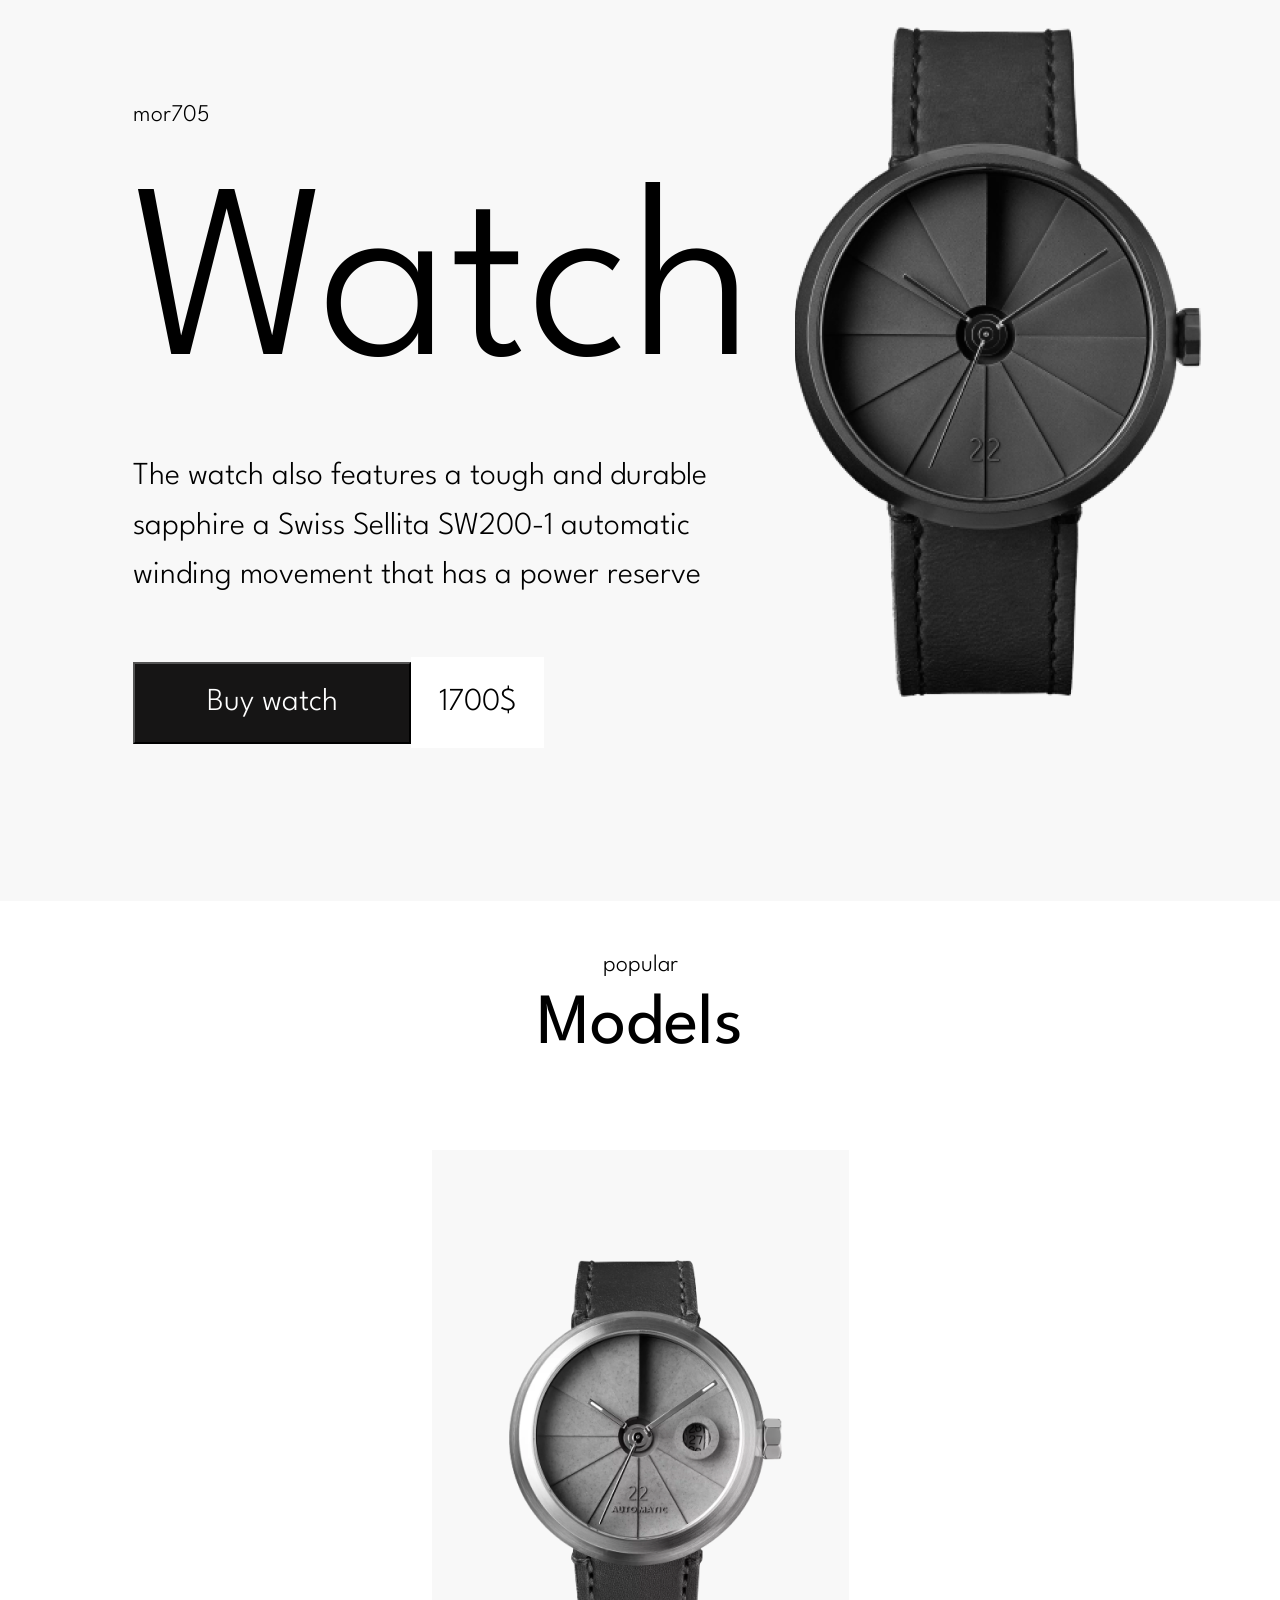
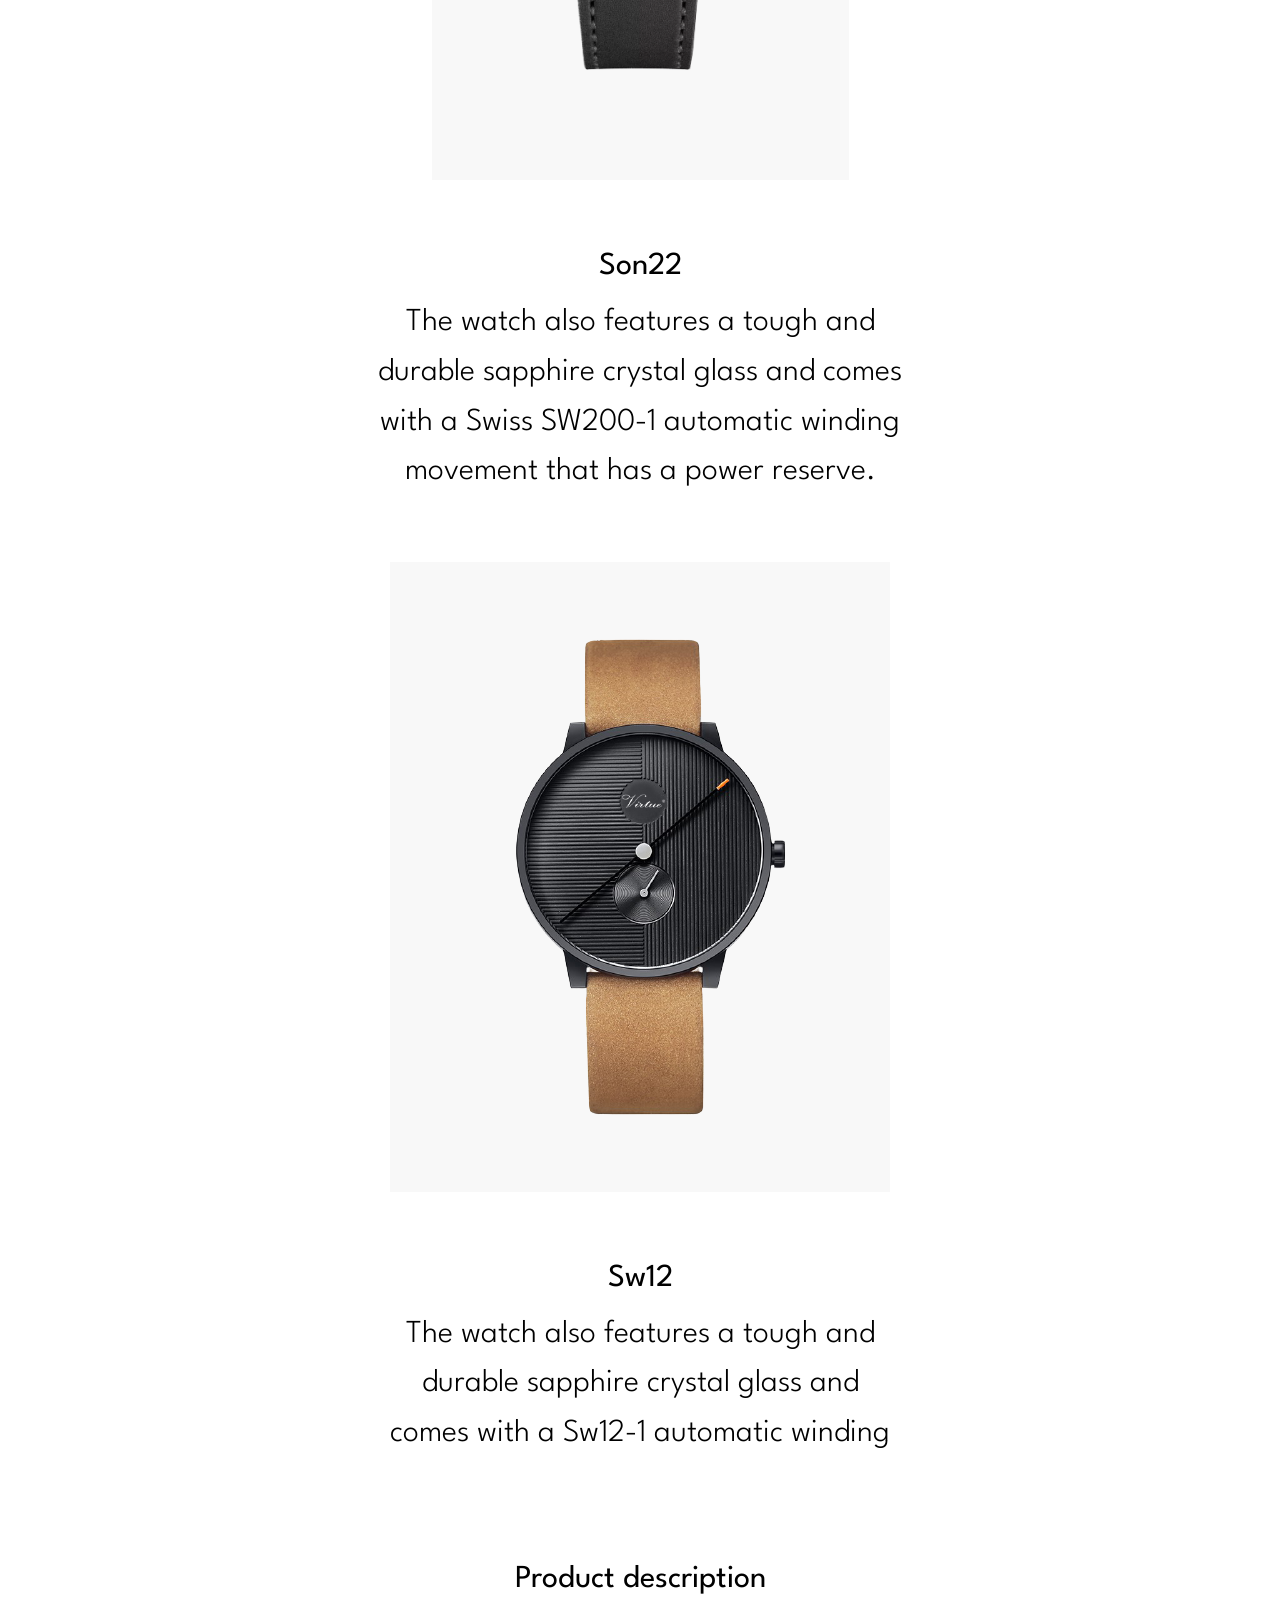
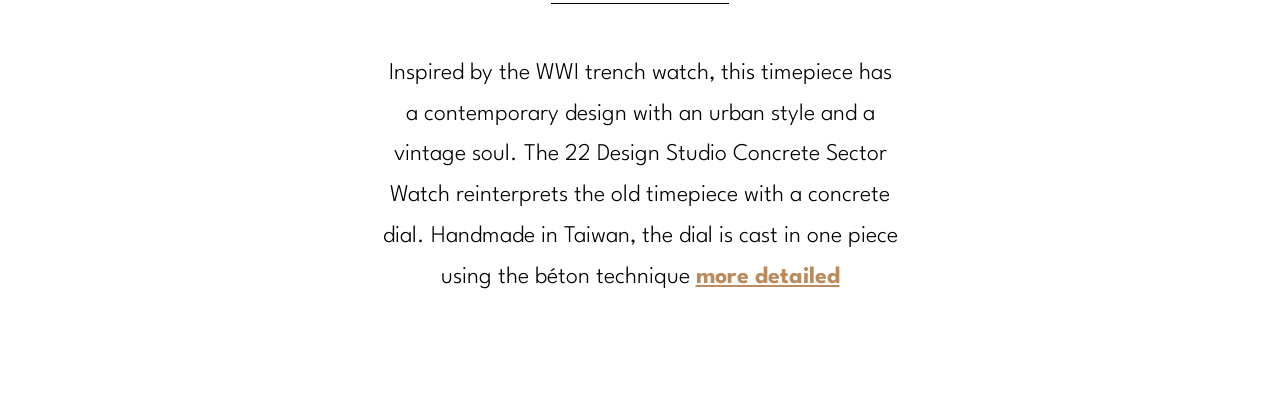
<file: projects/Templates practice/02. Template - Watches/index.html>
<!DOCTYPE html>
<html lang="en">
<head>
    <meta charset="UTF-8">
    <meta http-equiv="X-UA-Compatible" content="IE=edge">
    <meta name="viewport" content="width=device-width, initial-scale=1.0">
    <title>Watches Template</title>
    <link rel="preconnect" href="https://fonts.googleapis.com">
    <link rel="preconnect" href="https://fonts.gstatic.com" crossorigin>
    <link href="https://fonts.googleapis.com/css2?family=League+Spartan:wght@300;400&display=swap" rel="stylesheet">    
    <link rel="stylesheet" href="styles.css">
</head>
<body>
    <div class="container">
        <div class="container_wrap">
            <div class="page_1">
                <div class="left_column">
                    <h6>mor705</h6>
                    <h1>Watch</h1>
                    <h4> The watch also features a tough and durable sapphire a Swiss Sellita SW200-1 
                        automatic winding movement that has a power reserve</h4>
                    <button class="buy_button">Buy watch</button><span>1700$</span>
                </div>
                <div class="right_column">
                    <img src="1.png">
                </div>
            </div>
        </div>
    </div>
    <div class="container_wrap">
        <div class="page_2">
            <h6>popular</h6>
            <h2>Models</h2>
            <div class="content">
                <img class="pic2" src="2.png">
                <h3>Son22</h3>
                <h4>The watch also features a tough and durable sapphire crystal 
                    glass and comes with a Swiss SW200-1 automatic winding movement that has a power reserve.</h4>
            </div>
            <div class="content content2">
                <div><img class="pic3" src="3.png"></div>
                <h3>Sw12</h3>
                <h4>The watch also features a tough and durable sapphire crystal glass and comes with a Sw12-1 automatic winding</h4>
            </div>
            <div class="product_descr">
                <p>Product description</p>
                <p>Inspired by the WWI trench watch, this timepiece has a contemporary design with an urban style and a vintage soul. 
                    The 22 Design Studio Concrete Sector Watch reinterprets the old timepiece with a concrete dial. 
                    Handmade in Taiwan, the dial is cast in one piece using the béton technique <a href="#">more detailed</a></p>
            </div>
            
        </div>

    </div>

    
</body>
</html>
</file>
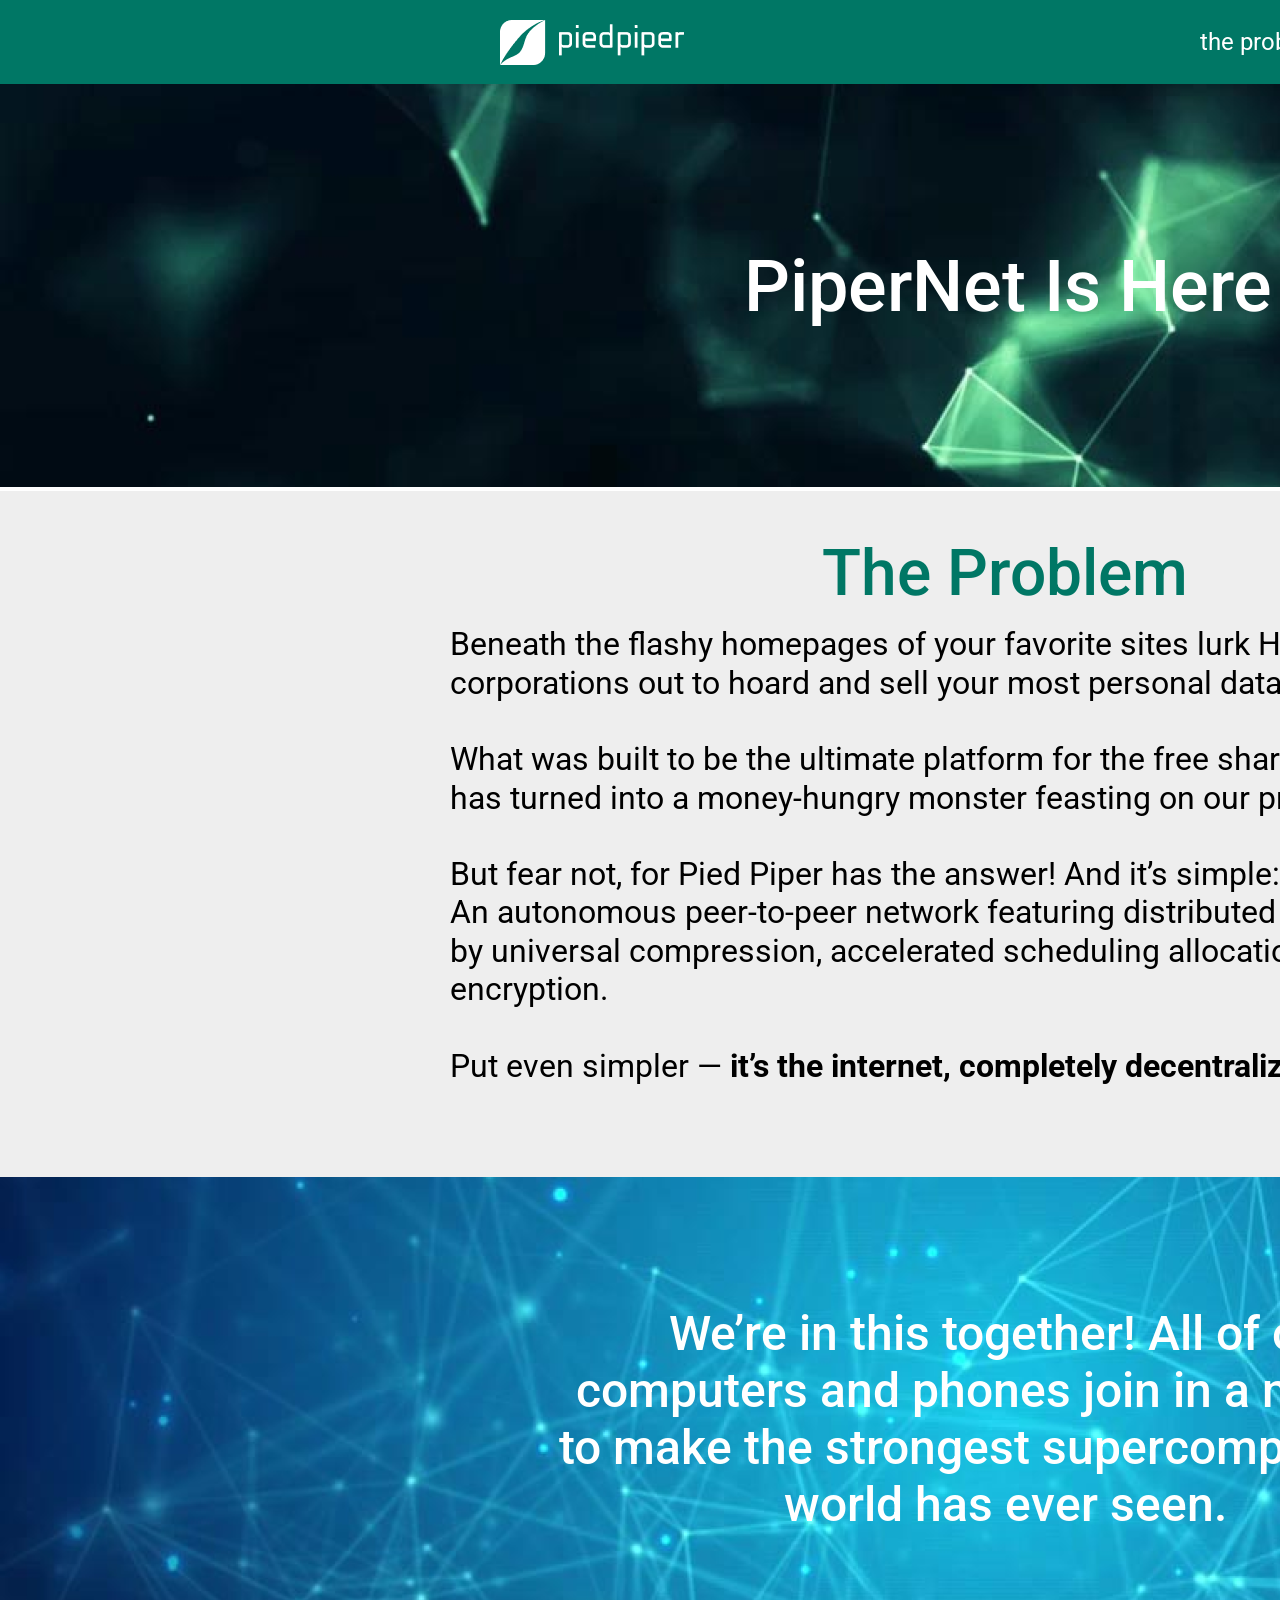
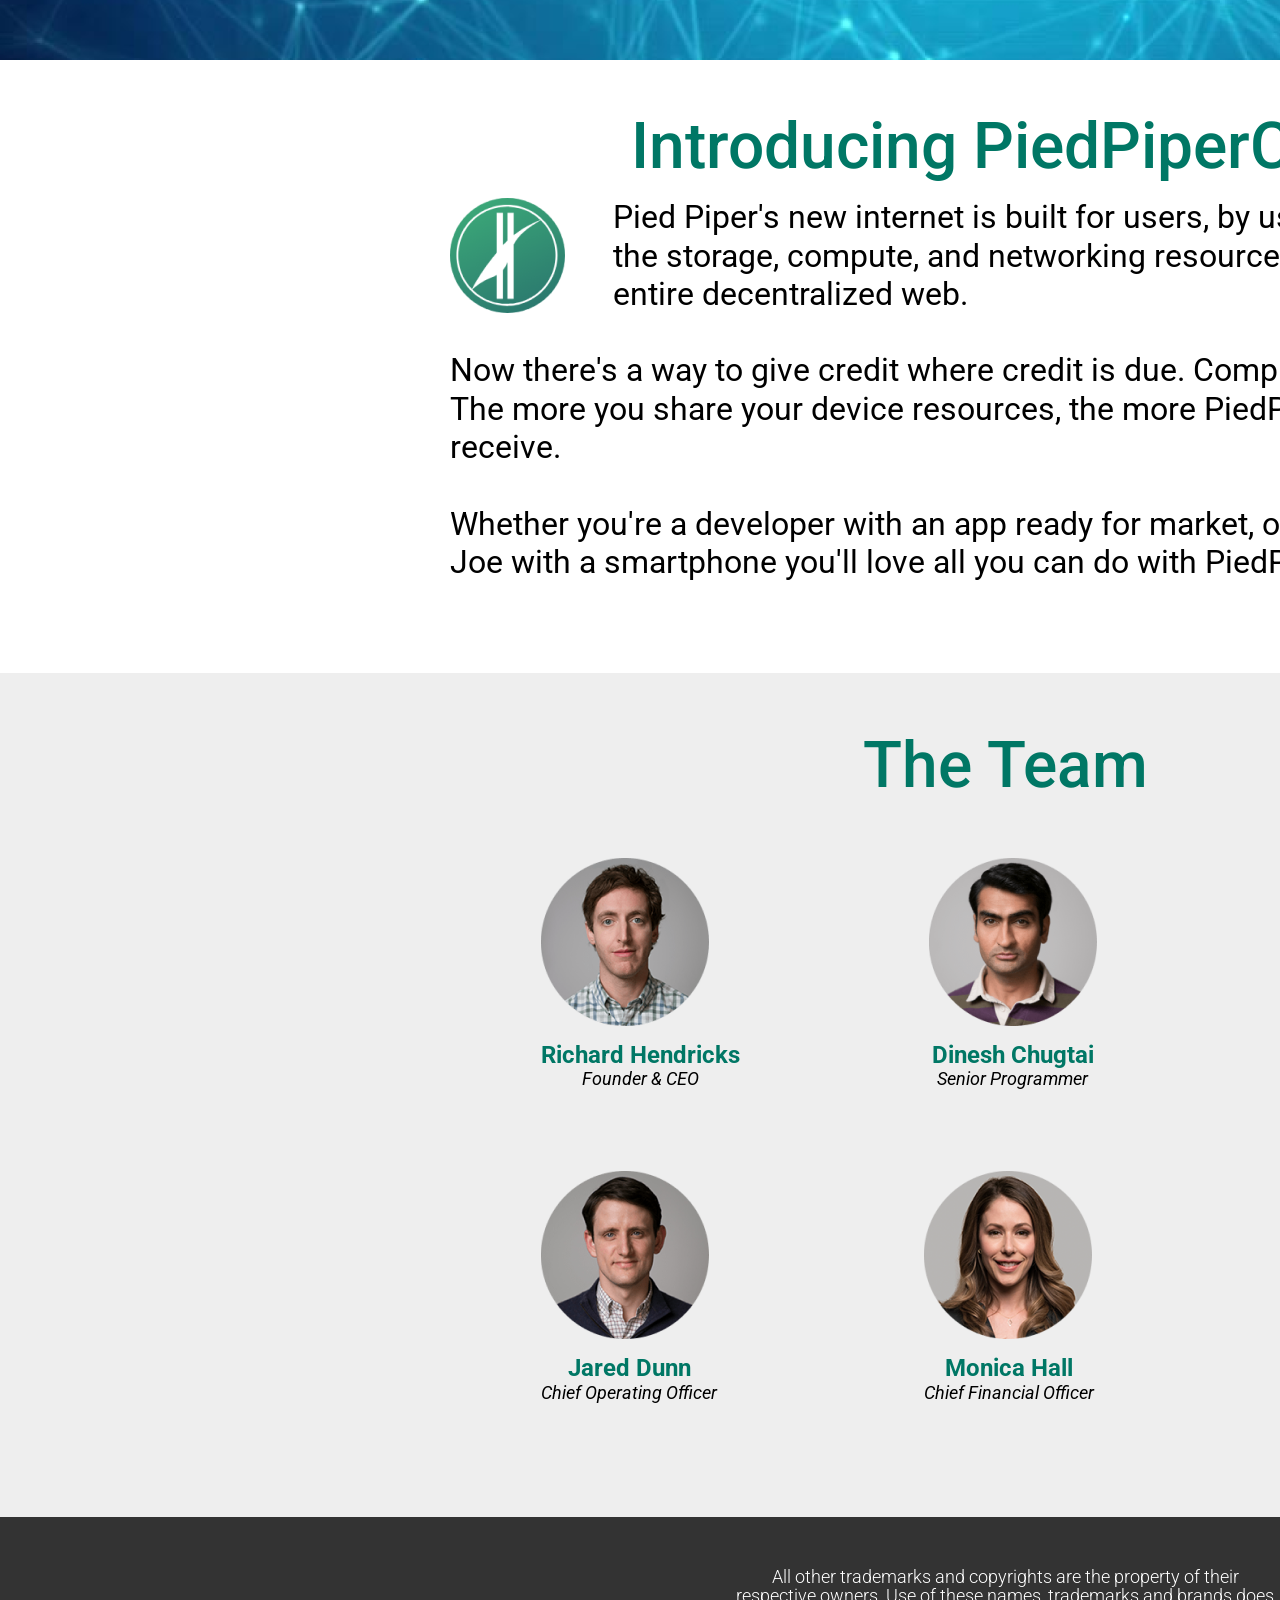
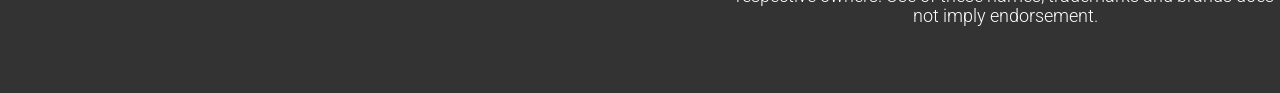
<file: projects/Templates practice/03. Template - Pipernet is here/index.html>
<!DOCTYPE html>
<html lang="en">
<head>
    <meta charset="UTF-8">
    <meta http-equiv="X-UA-Compatible" content="IE=edge">
    <meta name="viewport" content="width=device-width, initial-scale=1.0">
    <title>Pipernet is here</title>
    <link rel="preconnect" href="https://fonts.googleapis.com">
    <link rel="preconnect" href="https://fonts.gstatic.com" crossorigin>
    <link href="https://fonts.googleapis.com/css2?family=Roboto:ital,wght@0,400;0,500;0,700;1,400;1,500&display=swap" rel="stylesheet">
    <link rel="stylesheet" href="styles.css">
</head>
<body>
    <div class="container">
        <nav class="nav_wrap">
            <img src="images/Vector.png" id="logo">
            <img src="images/Vector2.png" id="logo2">
            <ul class="navbar">
                <li><a href="#">the problem</a></li>
                <li><a href="#">PiedPiperCoin</a></li>
                <li><a href="#">the team</a></li>
            </ul>
        </nav>
        <div class="bcg_image1">
            <img src="images/bcg1.png">
            <div>PiperNet Is Here</div>
        </div>
        <section class="problem">
            <h2 class="title">The Problem</h2>
            <div class="description">
                <p>Beneath the flashy homepages of your favorite sites lurk Hooli™ and other evil corporations out to hoard and sell your most personal data.</p><br /><br />

                <p>What was built to be the ultimate platform for the free sharing of knowledge has turned into a money-hungry monster feasting on our privacy and freedom.</p><br /><br />
                    
                <p>But fear not, for Pied Piper has the answer! And it’s simple:</p>
                <p>An autonomous peer-to-peer network featuring distributed storage powered by universal compression, accelerated scheduling allocation, and end-to-end encryption.</p><br /><br />
                    
                <p>Put even simpler — <span>it’s the internet, completely decentralized.</span></p>
            </div>
        </section>
        <div class="bcg_image2">
            <img src="images/bcg2.png">
            <div>We’re in this together! All of our computers and phones join in a network to make the strongest supercomputer the world has ever seen.</div>
        </div>
        <section class="introducement">
            <h2 class="title">Introducing PiedPiperCoin</h2>
            <div class="description">
                <img src="images/Logo.png">
                <p>Pied Piper's new internet is built for users, by users. 
                    You supply the storage, compute, and networking resources that power our entire decentralized web.</p><br /><br />
                <p>Now there's a way to give credit where credit is due. Compute credit, that is!
                    The more you share your device resources, the more PiedPiperCoin you receive.</p><br /> <br />
                <p>Whether you're a developer with an app ready for market, or just an Average Joe with a smartphone you'll love all you can do with PiedPiperCoin.</p>
            </div>
        </section>
    </div>
    <section class="team">
        <h2 class="title">The Team</h2>
        <div class="team_members">
            <div class="row">
                <div class="member">
                    <img src="images/1.png">
                    <p class="member_name">Richard Hendricks</p>
                    <p class="jobTitle">Founder & CEO</p>
                </div>
                <div class="member">
                    <img src="images/2.png">
                    <p class="member_name">Dinesh Chugtai</p>
                    <p class="jobTitle">Senior Programmer</p>
                </div>
                <div class="member">
                    <img src="images/3.png">
                    <p class="member_name">Bertram Gilfoyle</p>
                    <p class="jobTitle">Chief Systems Architect</p>
                </div>
            </div>  
            <div class="row">
                <div class="member">
                    <img src="images/4.png">
                    <p class="member_name">Jared Dunn</p>
                    <p class="jobTitle">Chief Operating Officer</p>
                </div>
                <div class="member">
                    <img src="images/5.png">
                    <p class="member_name">Monica Hall</p>
                    <p class="jobTitle">Chief Financial Officer</p>
                </div>
                <div class="member">
                    <img src="images/6.png">
                    <p class="member_name">Nelson Bighetti</p>
                    <p class="jobTitle">Majority Investor</p>
                </div>
            </div>
                
        </div>
    </section>
    <footer class="footer">
        <div>
            <p>All other trademarks and copyrights are the property of their respective owners. Use of these names, trademarks and brands does not imply endorsement.</p>
        </div>
    </footer>

    
</body>
</html>
</file>
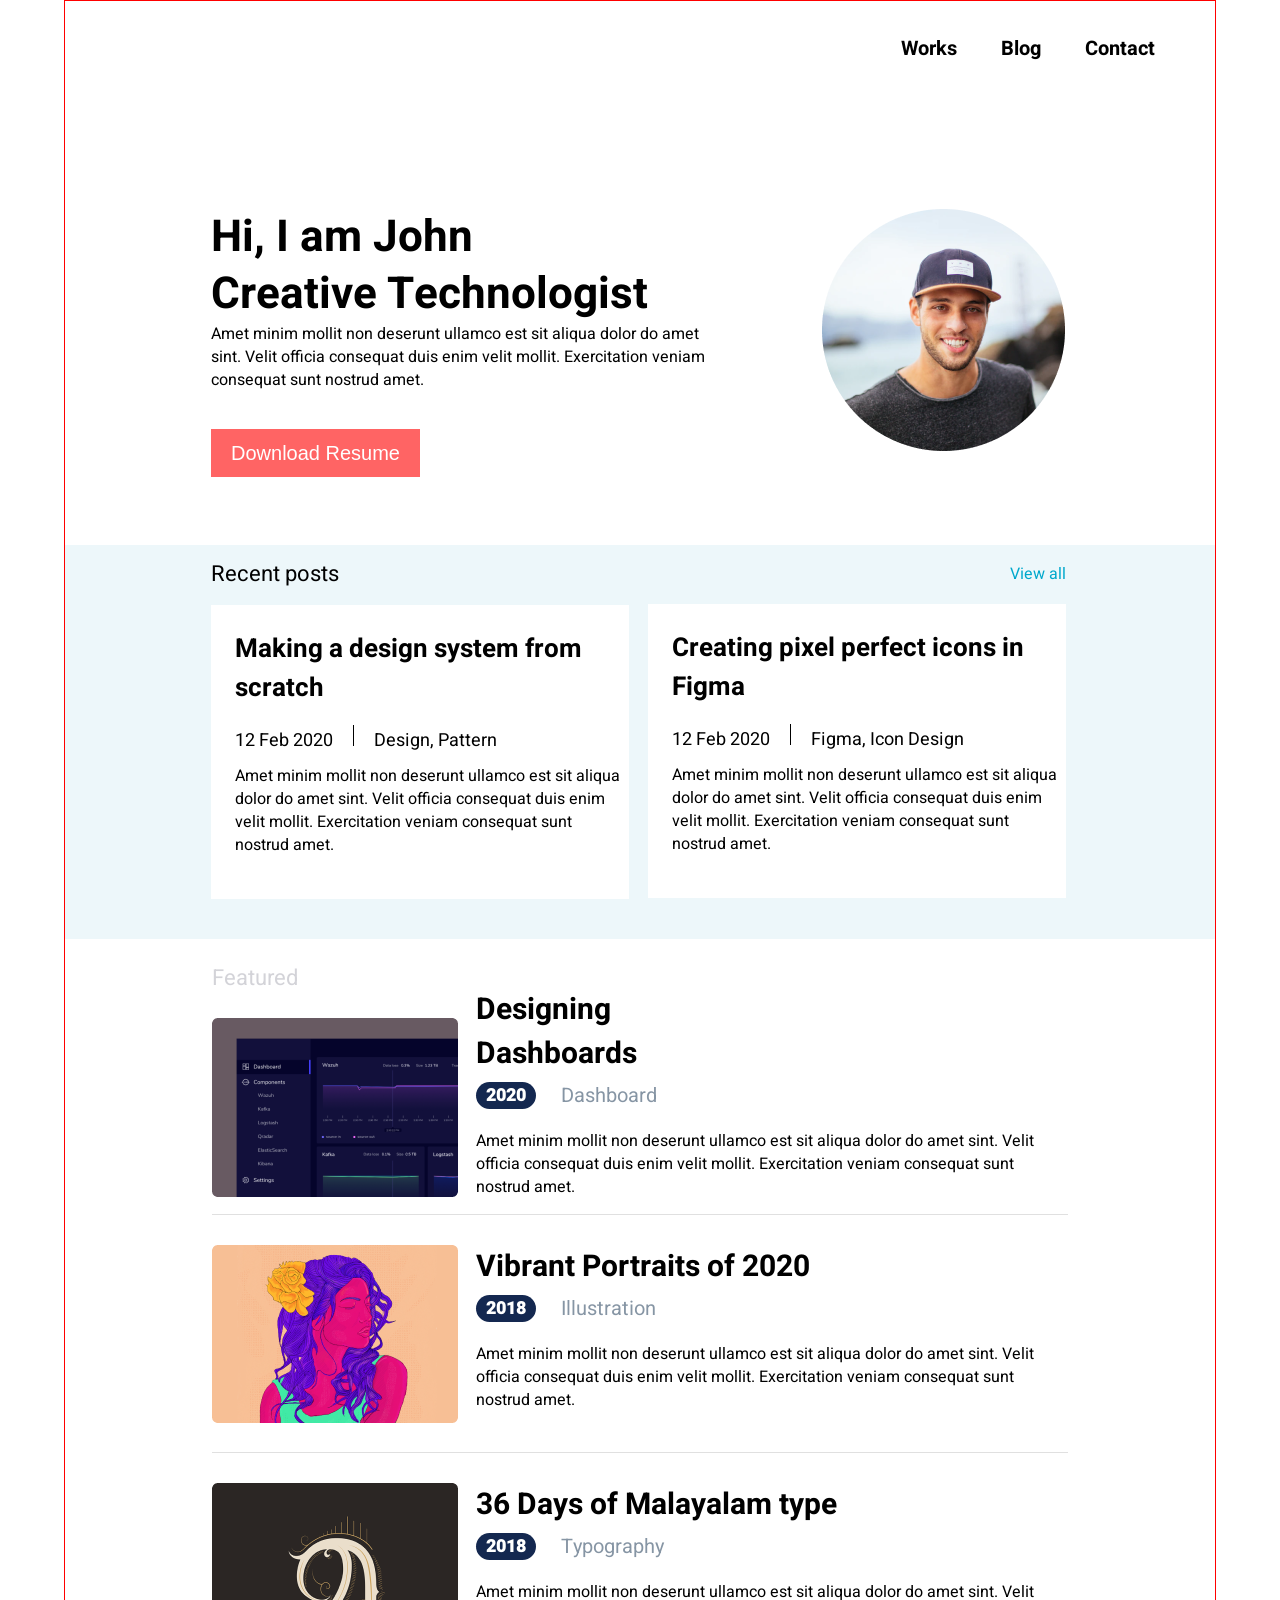
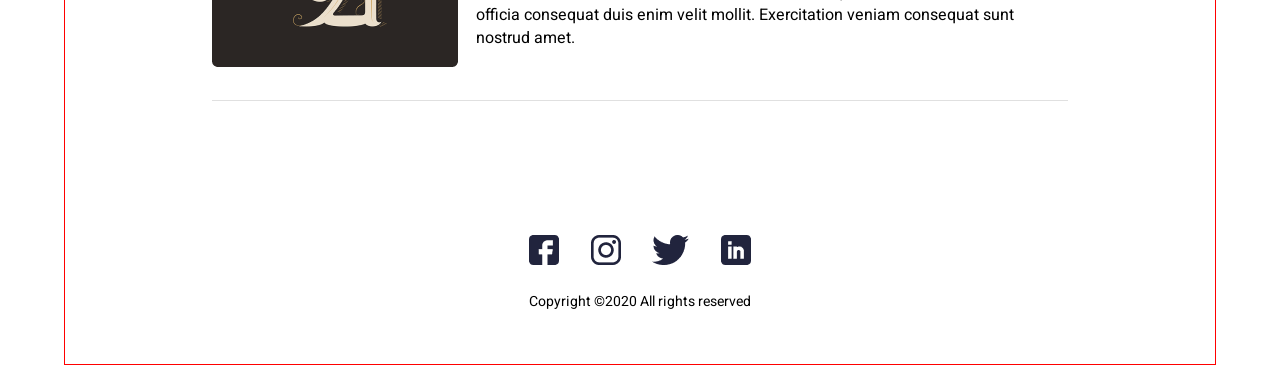
<file: projects/Templates practice/04. John/index.html>
<!DOCTYPE html>
<html lang="en">
<head>
    <meta charset="UTF-8">
    <meta http-equiv="X-UA-Compatible" content="IE=edge">
    <meta name="viewport" content="width=device-width, initial-scale=1.0">
    <title>John Free Template</title>
    <link rel="preconnect" href="https://fonts.googleapis.com">
    <link rel="preconnect" href="https://fonts.gstatic.com" crossorigin>
    <link href="https://fonts.googleapis.com/css2?family=Heebo:wght@400;500;700;900&display=swap" rel="stylesheet">
    <link rel="stylesheet" href="styles.css">
</head>
<body>
    <header class="header">
        <div class="container">
            <nav class="navwrap">
                <div class="navwrap__links">
                    <a href="#">Works</a>
                    <a href="#">Blog</a>
                    <a href="#">Contact</a>
                </div>
            </nav>
            <section class="about-me">
                <div class="about-me__inner">
                    <img src="img/1.png">
                    <h1>Hi, I am John <br/>Creative Technologist</h1>
                    <p>Amet minim mollit non deserunt ullamco est sit aliqua dolor do amet sint. 
                        Velit officia consequat duis enim velit mollit. Exercitation veniam consequat sunt nostrud amet.</p>
                    <button class="button-download-resume">Download Resume</button>
                </div>
            </section>
            </div>
    </header>
    
    <section class="recent-posts">
        <div class="container">
            <div class="recent-posts__inner">

                <div class="recent-posts__left-col left-col-recent-posts">
                    <div class="left-col-recent-posts__caption"><p>Recent posts</p></div>
                    <div class="recent-posts-box">
                        <h3 class="recent-posts-box__heading">Making a design system from scratch</h3>
                        <div><span class="recent-posts-box__date">12 Feb 2020</span><span class="right-line"></span><span>Design, Pattern</span></div>
                        <p class="recent-posts-box__text">Amet minim mollit non deserunt ullamco est sit aliqua dolor do amet sint. 
                            Velit officia consequat duis enim velit mollit. Exercitation veniam consequat sunt nostrud amet.</p>
                    </div>
                </div>

                <div class="recent-posts__right-col right-col-recent-posts">
                    <div class="right-col-recent-posts__caption"><a href="#">View all</a></div>
                    <div class="recent-posts-box">
                        <h3 class="recent-posts-box__heading">Creating pixel perfect icons in Figma</h3>
                        <div><span class="recent-posts-box__date">12 Feb 2020</span><span class="right-line"></span><span>Figma, Icon Design</span></div>
                        <p class="recent-posts-box__text">Amet minim mollit non deserunt ullamco est sit aliqua dolor do amet sint. 
                            Velit officia consequat duis enim velit mollit. Exercitation veniam consequat sunt nostrud amet.</p>
                    </div>
                </div> 
            </div>
        </div>
    </section>
    <section class="featured-works">
            <div class="featured-works__wrap">
                <div class="featured-works-row featured_works_row1 row-inner">
                    <p class="row-inner__caption">Featured</p>
                    <img src="img/2.png" class="row-inner__img">
                    <h2 class="row-inner__heading row1_heading1">Designing</h2>
                    <h2 class="row-inner__heading2 row1_heading2" >Dashboards</h2>
                    <div class="row-inner__year-type"><span class="row-inner__year">2020</span><span class="row-inner__type">Dashboard</span></div>
                    <p class="row-inner__text row_inner_text1">Amet minim mollit non deserunt ullamco est sit aliqua dolor do amet sint. 
                        Velit officia consequat duis enim velit mollit. Exercitation veniam consequat sunt nostrud amet.</p>
                </div>
                <div class="featured-works-row featured_works_row2 row-inner">
                    <img src="img/3.png" class="row-inner__img">
                    <h2 class="row-inner__heading">Vibrant Portraits of 2020</h2>
                    <div class="row-inner__year-type"><span class="row-inner__year">2018</span><span class="row-inner__type">Illustration</span></div>
                    <p class="row-inner__text row_inner_text2">Amet minim mollit non deserunt ullamco est sit aliqua dolor do amet sint. 
                        Velit officia consequat duis enim velit mollit. Exercitation veniam consequat sunt nostrud amet.</p>
                </div>
                <div class="featured-works-row featured_works_row3 row-inner">
                    <img src="img/4.png" class="row-inner__img">
                    <h2 class="row-inner__heading">36 Days of Malayalam type</h2>
                    <div class="row-inner__year-type"><span class="row-inner__year">2018</span><span class="row-inner__type">Typography</span></div>
                    <p class="row-inner__text row_inner_text3">Amet minim mollit non deserunt ullamco est sit aliqua dolor do amet sint. 
                        Velit officia consequat duis enim velit mollit. Exercitation veniam consequat sunt nostrud amet.</p>
                </div>

            </div>
        
    </section>
    <div class="footer">
        <div class="footer_inner">
            <div class="contacts__icons">
                <img src="icons/fb.png" alt="facebook" class="footer__item">
                <img src="icons/insta.png" alt="instagram" class="footer__item">
                <img src="icons/twitter.png" alt="twitter" class="footer__item">
                <img src="icons/Linkedin.png" alt="linkedin" class="footer__item">
            </div>
            <div class="footer__copyright"><p>Copyright ©2020 All rights reserved</p></div>
        </div>

    </div>
    
</body>
</html>
</file>
<file: projects/3. AlterEgo - personal site/styles.css>
html {
    font-size: 62.5%;
    background-color: antiquewhite;
}

body,
h1,
h2,
h3,
h4,
h5,
h6,
p,
ol,
ul {
  margin: 0;
  padding: 0;
  font-weight: normal;
}

ol,
ul {
  list-style: none;
}

a {
  text-decoration: none;
}

/* 16px - 100%  */
/* 10px - 62.5% */
/* 1rem = 16px  */
/* 1rem = 10px  */


body {
    box-sizing: border-box;
    font-size: 2.4rem;
    /* width: 170rem; */
    margin: 0 auto;
}
.container {
    width: 150rem;
    margin: 0 auto;
}
.header {
    width: 100%;
    height: 100vh;
    position: relative;
}

.header__image {
    height: 100%;
    width: 100%;
    z-index: 1;
    position: absolute;
}
.header__container {
    position: relative;
    z-index: 2;
}
.header__nav-wrap {
    position: absolute;
    top: 0; 
    width: 100%;
    display: flex;
    flex-direction: row;
    z-index: 3;
    background-color: green;
    display: none;
}
.header__navbar {
    display: flex;
    flex-direction: row;
    justify-content: space-between;
    color: white;
}
.header__navbar-item {
    padding: 2rem 5rem;
}
.header__title-wrap {
    position: absolute;
    left: 5%;
    bottom: 50%;
    z-index: 3;
    background-color: yellow;
    
}
.header__title {
    font-size: 12rem;
    font-weight: bold;
    color: white;
    width: 50rem;
}
</file>
<file: projects/AlterEgo_site/css/styles.css>
/*https://www.pngwing.com/en/free-png-bmuzp*/ /*Bubble*/

html {
    font-size: 62.5%;
    /*font-family: Arial, Helvetica, sans-serif;*/
    font-family: 'Roboto', sans-serif;
    background-color: white;
}
* {
    margin: 0;
    padding: 0;
    box-sizing: border-box;
}
ol, ul {
  list-style: none;
}
a {
  text-decoration: none;
}

/* 16px - 100%  */
/* 10px - 62.5% */
/* 1rem = 16px  */
/* 1rem = 10px  */

h1{
    font-size: 6rem;
    margin-bottom: 3rem;
}
h3 {
    font-size: 3rem;
    margin-bottom: 3rem;
}
p {
    font-size: 2rem;
    line-height: 2.5rem;
    margin-bottom: 2rem;
}

body {
    box-sizing: border-box;
    font-size: 1.8rem;
    max-width: 192rem;
    margin: 0 auto;
    /*font-family: 'Indie Flower', cursive;*/
}
.container {
    width: 170rem;
    margin: 0 auto;
}
.header__nav-wrap {
    width: 170rem;
    display: flex;
    justify-content: space-between;
    align-items: center;
}
.header__navbar {
    display: flex;
    flex-direction: row;
}
.header__navbar-item {
    padding: 3rem 5rem;
}
.header__navbar-link {
    cursor: pointer;
    color: black;
    font-size: 2.2rem;
}
.logo {
    display: flex;
    flex-direction: row;
    align-items: center;
    color: black;
    font-size: 5.5rem;
    padding-top: 2rem;
    padding-bottom: 2rem;
    margin-top: 0.5rem;
 }
.header__main-pic {
    height: 80rem;
    background-image: url("../images/main1.jpg");
    background-size: cover;
    position: relative;
}


/*****************************************************CREATIVITY*************************/

.creativity {
    padding-top: 5rem;
    padding-bottom: 5rem;
    background-color: antiquewhite;
}
.about-me-container {
    display: flex;
    flex-direction: row;
    justify-content: space-between;
}
.right-col-lg, .left-col-lg {
    /*background-color: #dedede;*/
    background-color: antiquewhite;
    height: 50rem;
    width: 80rem;
    padding: 2rem;
    background-color: rgba(255, 255, 255, 0.34);
}
.about-me-container p {
    font-family: 'Indie Flower', cursive;
    font-size: 2.5rem;
}

.creativity__inner {
    display: flex;
    flex-direction: row;
    justify-content: space-between;
    margin-bottom: 5rem;
}

.books-container {
    display: flex;
    gap: 1rem;
    flex-wrap: wrap;
    justify-content: center;
    background-color: antiquewhite;
    height: 30rem;
    width: 80rem;
    padding: 2rem;
    background-color: rgba(255, 255, 255, 0.34);
    margin-bottom: 5rem;
}
audio {
    margin-left: 4rem;
    width: 50rem;
    background-color: white;
    padding: 1rem;
}
.box {
    width: 23rem;
    height: 30rem;
    background-color: white;
    display: flex;
    justify-content: center;
    align-items: center;
}
.image {
    padding: 2rem 2rem 4rem 2rem;
    background-color: rgba(255, 255, 255, 0.34);
    position: absolute;
    top: 10rem;
    left: 10rem;
}
.box {
    /*background: rgba(250, 235, 215, 0.7);*/
    background-color: white;
}
.header__navbar-link:hover {
    text-decoration: underline;
}
.book {
    width: 20rem;
    height: 27rem;
    object-fit: fill;
}
footer {
    padding-top: 2rem;
}
footer p {
    font-size: 1.5rem;
}
.logo:hover {
    text-decoration: none;
}
</file>
<file: projects/Templates practice/01. Template - MoGo/css/styles.css>
html, body, div, span, applet, object, iframe,
h1, h2, h3, h4, h5, h6, p, blockquote, pre,
a, abbr, acronym, address, big, cite, code,
del, dfn, em, img, ins, kbd, q, s, samp,
small, strike, strong, sub, sup, tt, var,
b, u, i, center,
dl, dt, dd, ol, ul, li,
fieldset, form, label, legend,
table, caption, tbody, tfoot, thead, tr, th, td,
article, aside, canvas, details, embed, 
figure, figcaption, footer, header, hgroup, 
menu, nav, output, ruby, section, summary,
time, mark, audio, video {
	margin: 0;
	padding: 0;
	border: 0;
	font-size: 100%;
	font: inherit;
	vertical-align: baseline;
}
/* HTML5 display-role reset for older browsers */
article, aside, details, figcaption, figure, 
footer, header, hgroup, menu, nav, section {
	display: block;
}
body {
	line-height: 1;
}
ol, ul {
	list-style: none;
}
blockquote, q {
	quotes: none;
}
blockquote:before, blockquote:after,
q:before, q:after {
	content: '';
	content: none;
}
table {
	border-collapse: collapse;
	border-spacing: 0;
}

                            /*Coding*/
.banner {
    background: url(../img/main1.png) left bottom;
    background-position: cover;
    height: 1000px;
}
.container {
    width: 1200px;
    margin: 0 auto;
}
.navbar {
    display: flex;
    justify-content: space-between;
    font-family: 'Montserrat', sans-serif;
    color: white;
    padding-top: 29px;
    padding-bottom: 12px;
    margin-bottom: 94px;
}
.logo {
    font-size: 30px;
    font-weight: bold;
}
nav {
    display: flex;
    margin-top: 11px;
}

nav li {
    display: inline-block;
    margin-right: 57px;
}
nav li:last-child {
    margin-right: 52px;
}
nav a {
    text-decoration: none;
    color: white;
    text-transform: uppercase;
    font-size: 14px;
}
#active_link {
    border-bottom: 3px solid #fce38a;
    color: #fce38a;
    padding-bottom: 12px;
}
.icon:hover {
    cursor: pointer;
}
.shopping_cart {
    margin-right: 42px;
    height: 15px;
}
.magnifying_glass {
    height: 18px;
}

                /*HEADER*/
h1 {
    font-family: 'Montserrat', sans-serif;
    font-weight: bold;
    font-size: 150px;
    text-transform: uppercase;
    line-height: 0.9;
}
h2 {
    font-family: 'Kaushan Script', sans-serif;
    font-style: cursive;
    font-size: 72px;
    margin-bottom: 63px;
}
h4 {
    font-family: 'Kaushan Script', sans-serif;
    font-size: 24px;
    padding-bottom: 24px;
}
h3 {
    font-family: 'Montserrat', sans-serif;
    font-size: 30px;
    font-weight: bold;
    text-transform: uppercase;
}
h3::after {
    content:'';
    display:block;
    width: 60px;
    height: 3px;
    background-color: #f38181;
    margin-top: 42px;
    margin-left: auto;
    margin-right: auto;
    margin-bottom: 48px;
}
h5 {
    font-family: 'Montserrat', sans-serif;
    font-size: 14px;
    font-weight: bold;
    margin-bottom: 20px;
}
h6 {
    font-size: 15px;
    color: rgb(153, 153, 153);
    line-height: 1.6;
    font-family: 'Roboto', sans-serif;
}
.header {
    color: white;
    width: 850px;
    margin: 0 auto;
}
.text_center {
    text-align: center;
}
.header:after {
    content:'';
    display:block;
    width: 60px;
    height: 3px;
    background-color: white;
    margin: 74px auto 50px auto;
}
.nav_button {
    border: 3px solid white;
    margin-bottom: 157px;
    margin-right: auto;
    margin-left: auto;
    width: 160px;
}
.nav_button p {
    color: white;
    text-transform: uppercase;
    font-family: 'Montserrat', sans-serif;
    font-size: 14px;
    font-weight: bold;
    text-align: center;
    padding: 12px 0px;
}
.bottom_banner {
    display: flex;
    width: 100%;
    flex-direction: row;
    justify-content: space-between;
}

.bottom_banner div::before {
    display: block;
    content: '';
    background-color: #f7ebc5;
    height: 3px;
    width: 280px;
}
.bottom_banner div {
    width: 280px;
    display: flex;
    flex-direction: column;
}
.bottom_banner p, .bottom_banner span {
    color: white;
    font-family: 'Montserrat', sans-serif;
}
.bottom_banner span {
    font-weight: bold;
    font-size: 24px;
    padding-right: 5px;
}
.bottom_banner p {
    font-weight: normal;
    font-size: 18px;
    text-transform: uppercase;
    padding-top: 25px;
}

.bottom_banner div:first-child::before {
    display: none;
}
.block_of_lines span {
    display: inline-block;

}
#red_line {
    display: block;
    content: '';
    background-color: red;
    height: 3px;
    width: 70px; 
}
#white_line{
    display: block;
    content: '';
    background-color: white;
    height: 3px;
    width: 210px;
    margin-top: -3px;
    margin-left: 70px;
}

            /*SECOND PAGE*/
.second_page, .third_page {
    background-color:#ffffff;
    padding-top: 93px;
}
.second_page h6 {
    width: 954px;
    margin: 0 auto;
    padding-bottom: 92px;
    text-align: center;
}
.photo_row {
    display: flex;
    flex-direction: row;
    justify-content: space-between;
    margin-bottom: 110px;
}
.photo_1, .photo_2, .photo_3 {
    width: 380px;
}
.photo_1 {
    position: relative;
    top: 0;
    left: 0;
}
.pic_back {
    position: relative;
    top: 0;
    left: 0;
}
.pic_top {
    position: absolute;
    bottom: 10px;
    left: -10px;
}
.users {
    position: absolute;
    height: 24px;
    width: 33px;
    left: 173px;
    top: 104px;
}
.photo_1 p {
    position: absolute;
    color: white;
    left: 130px;
    top: 138px;
    font-family: 'Montserrat', sans-serif;
    font-weight: bold;
}

    /*Statistics line*/
.statistics_banner {
    background-color: #95e1d3;
    height: 271px;
}
.statistics_box {
    display: flex;
    flex-direction: row;
    height: 271px;
    text-transform: uppercase;
}
.box_1, .box_2, .box_3, .box_4, .box_5 {
    display: flex;
    flex: 25%;
    flex-direction: column;
    align-items: center;
    border-left: 1px solid #b5eae0; 
    color: white;
}
.box_5 {
    border-right: 1px solid #b5eae0; 
}
.statistics_number {
    font-family: 'Montserrat', sans-serif;
    font-weight: bold;
    font-size: 72px;
    padding-top: 89px;
    padding-bottom: 15px;
}
.statistics_topic {
    font-family: 'Montserrat', sans-serif;
    font-weight: normal;
    font-size: 14px;
}

        /*THIRD PAGE*/
.services_table {
    display: flex;
    flex-direction: column;
}
.services_first_line, .services_second_line {
    display: flex;
    flex-direction: row;
    justify-content: space-between;
}
.services_first_line {
    border-bottom: 1px solid #e5e5e5;
    padding-bottom: 54px;
    padding-top: 19px;
}
.services_second_line {
    padding-top: 48px;
    padding-bottom: 120px;
}
.services_box {
    width: 335px;
}
.services_box img {
    float: left;
    margin-right: 28px;
}
.services_box h6 {
    margin-left: 60px;
} 

    /*PAGE 4*/
.fourth_page {
    height: 815px;
    background: url("../img/fon2.png") no-repeat bottom right / cover;
}
.fourth_page h4 {
    padding-top: 108px;
}
.display_phone {
    margin-top: -48px;
    display: flex;
    flex-direction: row;
    justify-content: center;
    position: relative;
    left: 0;
    top: 0;
}
.display {
    position: relative;
    left: 0;
    top: 0;
    height: 580px;
}
.phone {
    position: absolute;
    right: 240px;
    top: 220px;
    height: 435px;
}
                /*FIFTH PAGE*/
.fifth_page {
    padding-top: 64px;
    padding-bottom: 122px;
}
.fifth_page h6 {
    padding-bottom: 94px;
}
.fifth_page_table {
    display: flex;
    flex-direction: row;
    justify-content: space-between;
}
.fifth_page_column_one img {
    width: 570px;
}
.fifth_page_column_two {
    width: 600px;
}
.accordion {
    display: flex;
    flex-direction: row;
    justify-content: flex-start;
    align-items: center;
    height: 60px;
    border: 1px solid #e5e5e5;
    background-color: white;
    width: 100%;
    position: relative;
    margin-top: 10px;
    transition: 0.3s ease-in-out;
}
.accordion:first-child{
    margin-top: 0px;
}
.fifth_page_column_two img {
    margin-left: 16px;
    margin-right: 16px;
}
.fifth_page h5  {
    margin-top: 20px;
    text-transform: uppercase;
}
.panel {
    display: none;
    border: 1px solid #e5e5e5;
    height: 180px;
}
.panel_inside {
    width: 553px;
    height: 140px;
    margin: 19px 0 25px 19px;
    overflow: auto;
}
::-webkit-scrollbar {
    width: 5px;
}
::-webkit-scrollbar-track {
    background-color: #f5f5f5;
}
::-webkit-scrollbar-thumb {
    background-color: #95e1d3;
    border-radius: 8px;
}
.panel p {
    font-family: 'Roboto', sans-serif;
    font-weight: 300;
    font-style: italic;
    font-size: 15px;
    color: #a6a6a6;
    line-height: 1.6;
    margin-right: 10px;
}
.arrow_up, .arrow_down {
    position: absolute;
    right: 5px;
    top: 50%;
    height: 13px;
    cursor: pointer;
}
.arrow_up {
    display: none;
}
.arrow_down {
    display: block;
}
.accordion.active .arrow_up {
    display: block;
}
.accordion.active .arrow_down {
    display: none;
}

    /*Quote banner*/
.banner_quote {
    background-color: #f8f8f8;
    margin-bottom: 100px;
}
.banner_quote_inner {
    height: 290px;
    position: relative;
    display: flex;
    justify-content: center;
    align-items: center;
}
.arrow_left, .arrow_right {
    transform: rotate(90deg);
    position: absolute;
    cursor: pointer;
}
.arrow_left {
    left: 0;
    top: 50%;
}
.arrow_right {
    right: 0;
    top: 50%;
}
.quote_box {
    width: 980px;
    display: flex;
}
.quote_box img {
    float: left;
    padding: 42px;
    border: 3px solid #95e1d3;
    margin-right: 62px;
}
.quote_box quote {
    font-family: 'Roboto', sans-serif;
    font-style: italic;
    font-weight: 300;
    font-size: 23px;
    color: #999999;
    line-height: 1.5;
    width: 770px;
}
.line_signature {
    display: flex;
    flex-direction: row;
    margin-top: 29px;
}
.line_signature #red_line {
    margin-top: 8px;
    margin-right: 10px;
}
.signature {
    font-family: 'Kaushan Script', sans-serif;
    font-size: 24px;
}

.sixth_page h6 {
    width: 926px;
    margin: 0 auto 95px auto;
}
.team_gallery {
    display: flex;
    justify-content: space-between;
}
.team_gallery_left {
    position: relative;
    left: 0;
    top: 0;
} 
.left_pic_back{
    position: relative;
    left: 0;
    top: 0;
}
.left_pic_top {
    position: absolute;
    top: -10px; 
    left: -10px;
}
.social_net_icons {
    display: flex;
    flex-direction: row;
    justify-content: space-between;
    top: 200px;
    left: 79px;
    width: 224px;
    position: absolute;
}

.instagram, .pinterest, .twitter, .facebook {
    display: flex;
    align-items: center;
    justify-content: center;
    background-color: #fce38a;
    width: 55px;
    height: 55px;
    cursor: pointer;
}
.facebook {
    background-color: #f38181;
}
.picture_capture {
    margin-top: 25px;
    text-align: center;
    padding-bottom: 95px;
}
.picture_capture p:first-child {
    font-family: 'Montserrat', sans-serif;
    font-size: 14px;
    text-transform: uppercase;
    font-weight: 500;
    margin-bottom: 13px;
}
.picture_capture p:last-child {
    font-family: 'Roboto', sans-serif;
    font-weight: 300;
    font-style: italic;
    color: #acacac;
}

        /*Banner logos*/
.banner_logos {
    background-color: #f8f8f8;
    margin-bottom: 110px;
}
.banner_logos_inner {
    display: flex;
    justify-content: center;
    align-items: center;
    height: 250px;
}
.seventh_page h6 {
    margin-bottom: 110px;
}
.seventh_page_photo_gallery {
    height: 782px;
    width: 100%;
    display: flex;
    flex-direction: row;
}
.first_col_photo_gal, .second_col_photo_gal, .third_col_photo_gal, .fourth_col_photo_gal {
    display: flex;
    flex-direction: column;
    width: 25%;
}
.second_col_photo_gal {
    position: relative;
}
.info_on_pic {
    position: absolute;
    left: 155px;
    bottom: 140px;
    text-align: center;
    color: white;
}
.info_on_pic img {
    margin-bottom: 20px;
}
.info_on_pic p {
    font-family: 'Montserrat', sans-serif;
    font-size: 14px;
    text-transform: uppercase;
    margin-bottom: 16px;
}
.info_on_pic p:last-child {
    font-family: 'Roboto', sans-serif;
    font-style: italic;
    font-weight: 300;
    text-transform: none;
}
.banner_quote_2 {
    height: 442px;
    display: flex;
    flex-direction: row;
    align-items: center;
    margin-bottom: 0px;
}
.quote_box2 img {
    border: none;
    margin-right: 0;
    padding: 0;
}
.quote_box2 .quote_box_inner {
    margin-left: 30px;
    padding-top: 40px;
}
.quote_box2 #quote {
    font-size: 24px;
}

        /*Page 8*/
.eighth_page {
    background: url('../img/fon3.png');
    padding-top: 110px;
    padding-bottom: 50px;
}
.what_people_say_table {
    display: flex;
    flex-direction: row;
    justify-content: space-between;
    flex-wrap: wrap;
    margin-top: 39px;
}
.left_bottom_table, .left_top_table, .right_top_table, .right_bottom_table {
    width: 515px;
    display: flex;
    flex-direction: row;
}
.what_people_say_table img {
    float: left; 
    margin-right: 30px;
}
.what_people_say_description p:first-child {
    font-family: 'Montserrat', sans-serif;
    font-size: 14px;
    text-transform: uppercase;
    font-weight: 600;
    margin-bottom: 15px;
}
.what_people_say_description p:nth-child(2) {
    font-family: 'Roboto', sans-serif;
    font-style: italic;
    font-size: 15px;
    color: #979797;
}
.what_people_say_description p:nth-child(2)::after {
    display: block;
    content: '';
    background-color: red;
    height: 3px;
    width: 70px; 
    margin-top: 25px;
    margin-bottom: 19px;
}
.what_people_say_description p:last-child {
    margin-bottom: 70px;
    font-family: 'Roboto', sans-serif;
    font-size: 15px;
    line-height: 1.6;
    color: #999999;
}

            /*Page 9*/
.ninth_page {
    padding-top: 112px;
    margin-bottom: 120px;
}
.ninth_page_table {
    display: flex;
    flex-direction: row;
    justify-content: space-between;
}
 .page9_left_col, .page9_center_col, .page9_right_col {
    display: flex;
    flex-direction: column;
    width: 392px;
}  
.page9_left_col div:first-child,
.page9_center_col div:first-child,
.page9_right_col div:first-child {
    position: relative;
    left: 0;
    top: 0;
}
.page9_back_img {
    position: relative;
    left: 0;
    top: 0;
}
.rectangle_date {
    position: absolute;
    left: -10px;
    bottom: 10px;
}
.rec_date {
    position: absolute;
    left: 10px; 
    bottom: 26px; 
    text-align: center;
    color: white;
}
.page9_number {
    font-family: 'Montserrat', sans-serif;
    font-size: 30px;
    font-weight: bold;
}
.page9_month {
    font-family: 'Roboto', sans-serif;
    font-size: 15px;
    font-style: italic;
    font-weight: 300;
}
.page9_pic_description p:first-child {
    margin-top: 20px;
    font-family: 'Montserrat', sans-serif;
    font-size: 14px;
    font-weight: 600;
    text-transform: uppercase;
}
.page9_pic_description p:last-child {
    margin-top: 20px;
    color: #b6b6b6;
    font-family: 'Roboto', sans-serif;
    font-size: 15px;
    line-height: 1.6;
}
.page9_pic_description p:last-child::after {
    content:'';
    display: block;
    background-color: #e5e5e5;
    height: 1px;
    width: 97%;
    margin-top: 22px;
    margin-bottom: 21px;
}
.views_number, .number_comments {
    color: #cccccc;
    font-family: 'Roboto', sans-serif;
    font-weight: 300;
    font-style: italic;
    margin-left: 6px;
    margin-right: 15px;
}
.speech_buble {
    margin-bottom: -3px;
}

/*MAP*/
.map {
    position: relative;
    left: 0;
    top: 0;
}
.map_back_picture img {
    width: 100%;
}
.map_inner_box {
    display: flex;
    flex-direction: column;
    align-items: center;
    justify-content: center;
    position: absolute;
    left: 46%;
    top: 30%;
    cursor: pointer;
}
.map_inner_box img {
    width: 19px;
    margin-bottom: 19px;
}
.map_inner_box p {
    color: #f38181;
    font-family: 'Montserrat', sans-serif;
    font-weight: bold;
    text-transform: uppercase;
    font-size: 24px;
}
.map_inner_box p::after {
    display: block;
    content: '';
    background-color: #f38181;
    height: 3px;
    width: 60px;
    margin: 20px auto 0 auto;

}
/*LAST PAGE*/
.last_page {
    margin-top: -5px;
    padding-top: 74px;
    background-color: #f8f8f8;
}
.last_page_table {
    padding-bottom: 72px;
    display: flex;
    flex-direction: row;
    justify-content: space-between;
    padding-bottom: 70px;
    border-bottom: 1px solid #e5e5e5;
}
.last_page_left_col, .last_page_central_col, .last_page_right_col {
    display: flex;
    flex-direction: column;
}
.last_page_left_col {
    width: 450px;
}
.last_page_left_col p:first-child {
    color: #cccccc;
    font-size: 46px;
    font-family: 'Montserrat', sans-serif;
    font-weight: 700;
    margin-bottom: 43px;
}
.last_page_left_col p:nth-child(2) {
    color: #999999;
    font-family: 'Roboto', sans-serif;
    font-size: 15px;
    line-height: 1.6;
    margin-bottom: 50px;
}
.last_page_left_col p:nth-child(3) {
    font-family: 'Montserrat', sans-serif;
    font-size: 14px;
    font-weight: 500;
}   
.last_page_left_col p:nth-child(3) span {
    font-family: 'Montserrat', sans-serif;
    font-weight: 600;
}
.last_page_left_col p:nth-child(3)::after {
    margin-top: 18px;
    content: '';
    display: block;
    height: 1px;
    background-color: #e5e5e5;
    margin-bottom: 20px;
}
.follow_us_social_nets ul {
    display: flex;
    flex-direction: row;
    justify-content: space-between;
    align-items: center;
    width: 315px;
    margin-bottom: 40px;
}
.follow_us_social_nets ul li:first-child {
    font-family: 'Roboto', sans-serif;
    font-style: italic;
    font-weight: 300;
    color: #ababab;
}
.email_box {
    width: 230px; 
    height: 40px;
    border: 1px solid #e7e7e7;
}
.email_box::placeholder {
    font-style: italic;
    color: #dfdfdf;
    font-family: 'Roboto', sans-serif;
    font-size: 15px;
    padding-left: 13px;
}
.subscribe_button {
    height: 42px;
    border: none;
    width: 150px;
    background-color: #95e1d3;
    margin-left: -5px;
    color: white;
    font-family: 'Montserrat', sans-serif;
    font-weight: bold;
    text-transform: uppercase;
    font-size: 14px;
    cursor: pointer;
}

/*central col*/
.last_page_central_col p:first-child,
.last_page_right_col p:first-child {
    margin-bottom: 40px;
    font-family: 'Montserrat', sans-serif;
    font-size: 14px;
    text-transform: uppercase;
    font-weight: bold;
}
.last_page_central_col img {
    float: left;
    margin-bottom: 30px;
    margin-right: 20px;
    width: 120px;
}
.col_text {
    font-family: 'Montserrat', sans-serif;
    font-size: 12px;
    line-height: 1.5;
    text-transform: uppercase;
    font-weight: bold;
    margin-bottom: 12px;
    margin-top: 10px;
}
.col_date {
    font-family: 'Roboto', sans-serif;
    font-style: italic;
    font-size: 13px;
    color: #b1b1b1;
}

/*Col 3*/
.instagram_pictures {
    display: flex;
    flex-wrap: wrap;
    justify-content: space-between;
    width: 270px;
    margin-bottom: 20px;
}
.last_page_right_col p:last-child {
    font-family: 'Roboto', sans-serif;
    font-size: 13px;
    color: #646464;
    font-style: italic;
}

/*FOOTER*/
.footer {
    height: 60px;
    display: flex;
    flex-direction: row;
    justify-content: center;
    align-items: center;
}
.footer p {
    font-family: 'Montserrat', sans-serif;
    font-size: 14px;
    font-weight: bold;
}
.footer span {
    color: #f38888;
}
</file>
<file: projects/Templates practice/02. Template - Watches/styles.css>
* {
    margin: 0;
    padding: 0;
    box-sizing: border-box;
}
body {
    font-family: 'League Spartan', sans-serif;
    font-size: 24px;
    font-weight: 300; 
}

h1 {
    font-weight: 300;
    font-size: 250px;
}
h2 {
    font-weight: 400; 
    font-size: 72px;
}
h3 {
    font-weight: 400;
    font-size: 32px;
}
h4 {
    font-weight: 300;
    font-size: 32px;
}
h6 {
    font-weight: 300; 
    font-size: 24px;
}
.container {
    width: 1440px;
    margin: 0 auto;
    background-color: #F8F8F8;
}
.container_wrap {
    width: 1174px;
    margin: 0 auto;
}
.page_1 {
    display: flex;
    justify-content: row;
}
.left_column {
    display: block;
    padding-top: 104px;
}
.left_column h6 {
    margin-bottom: 53px;
}
.left_column h1 {
    margin-bottom: 43px;
    line-height: 0.92;
}
.left_column h4 {
    line-height: 1.55;
    width: 575px;
    margin-bottom: 61px;
}
.buy_button {
    width: 278px;
    height: 82px;
    background-color: #161515;
    color: #FFFFFF;
    text-align: center;
    font-weight: 300;
    font-size: 32px;
    font-family: 'League Spartan', sans-serif;
}
.left_column span {
    width: 143px;
    height: 82px;
    background-color: white;
    text-align: center;
    padding: 31px 28px;
    font-size: 32px;
    font-weight: 300;
}
.right_column {
    display: block;
    margin-left: 40px;
}
.right_column img {
    height: 720px;
    width: 408px;
    margin-bottom: 176px;
}

/* Page 2 */

.page_2 {
    display: block;
    text-align: center;
    padding-top: 43px;
    width: 100%;
}
.page_2 h6 {
    line-height: 1.8;
}
.page_2 h2 {
    line-height: 1.1;
}
.content {
    width: 531px;
    margin: 84px auto 65px auto;
}
.pic2 {
    padding: 110px 60px 110px 71px;
    background-color: #F8F8F8;
    margin-bottom: 67px;
}
.content h3 {
    margin-bottom: 17px;
}
.content h4 {
    line-height: 1.55;
}
/*Content with Pic 3*/
.content2 {
    width: 500px;
    margin: 0 auto;
}
.pic3 {
    margin: 0 auto 67px auto ;
    background-color: #F8F8F8;
    padding: 65px 0px;
}
.content2 h4 {
    height: 196px;
    margin-bottom: 59px;
}

.product_descr {
    margin: 59px auto 120px auto;
    display: block;
}
.product_descr p:first-child {
    font-weight: 400;
    font-size: 32px;
}
.product_descr p:first-child::after {
    content: '';
    display: block;
    background-color: black;
    width: 178px;
    height: 1px;
    margin: 9px auto 49px auto;
}
.product_descr p:last-child {
    width: 515px;
    font-size: 24px;
    line-height: 1.7;
    font-weight: 300;
    margin: 0 auto;
}
.product_descr a {
    color: #BB8B5D;
    font-weight: bold;
}
</file>
<file: projects/Templates practice/03. Template - Pipernet is here/styles.css>
* {
    margin: 0;
    padding: 0;
    box-sizing: border-box;
}

body { 
    font-family: 'Roboto', sans-serif;
    color: #000000;
    cursor: default;
    width: 2010px;
    margin: 0 auto;

}
.container {
    width: 2010px;
    margin: 0 auto;
}
.nav_wrap {
    display: flex;
    flex-direction: row;
    justify-content: space-between;
    align-items: center;
    background-color: #007765;
    height: 84px;
    padding-left: 500px;
    padding-right: 400px;
}
#logo {
    position: relative;
}
#logo2 {
    position: absolute;
}
.navbar li {
    display: inline-block;
    color: white;
}
.navbar li a {
    padding-right: 8px;
    border-right: 1px solid white;
    color: white;
    text-decoration: none;
    font-size: 24px;
    line-height: 1.2;
}
.bcg_image1, .bcg_image2 {
    width: 100%;
    position: relative;
}
.bcg_image1 div, .bcg_image2 div {
    position: absolute;
    color: white;
    font-weight: 500;
}
.bcg_image1 div {
    font-size: 72px;
    top: 160px;
    left: 37%;
}
.problem {
    padding-top: 48px;
    padding-bottom: 92px;
    background-color: #EEEEEE;
}
h2 {
    font-size: 64px;
    line-height: 1.1;
    color: #007765;
    font-weight: 500;
}
.title {
    text-align: center;
    padding-bottom: 16px;
}
.description {
    width: 1110px;
    margin: 0 auto;
}
.description p {
    font-size: 32px;
    font-weight: 400;
    line-height: 1.2;
}
.problem .description p span {
    font-weight: 700 ;
}
.bcg_image2 div {
    font-size: 48px;
    top: 128px;
    left: 559px;
    width: 893px;
    text-align: center;
}
.introducement {
    padding-top: 48px;
    padding-bottom: 92px;
}
.introducement .description img {
    float: left;
    margin-right: 48px;
    margin-bottom: 35px;
}
.team {
    padding-top: 58px;
    padding-bottom: 32px;
    width: 100%;
    background-color: #EEEEEE;
}
.team .title {
    padding-bottom: 56px;
}
.team_members {
    margin: 0 auto;
    display: block;
    width: 928px;
}
.row {
    display: flex;
    justify-content: space-between;
    flex-direction: row;
}
.row img {
    margin-bottom: 12px;
}
.member p {
    text-align: center;
}
.member_name {
    font-size: 24px;
    font-weight: 700; 
    line-height: 1.1;
    color: #007765;
}
.jobTitle {
    font-size: 18px;
    font-weight: 400;
    font-style: italic;
    margin-bottom: 82px;
}
.footer {
    height: 176px;
    background-color: #333333;
}
.footer div {
    width: 540px;
    color: white;
    font-weight: 300;
    font-size: 18px;
    line-height: 1.1;
    margin: 0 auto;
    padding-top: 50px;
    font-family: 'Roboto', sans-serif;
    text-align: center;
}
</file>
<file: projects/Templates practice/04. John/styles.css>
* {
    margin: 0;
    padding: 0;
    box-sizing: border-box;
}
body {
    max-width: 1152px;
    margin: 0 auto;
    font-family: 'Heebo', sans-serif;
    border: 1px solid red;
    font-size: 16px;
    font-weight: 400;
    line-height: 23px; 
}
h1 {
    font-size: 44px;
    font-weight: 700;
    line-height: 1.3;
}
h2 {
    font-size: 30px;
    font-weight: 700;
}
h3 {
    font-size: 26px;
    font-weight: 700;
}
.container {
    margin: 0 auto;
    margin-left: 146px;
    margin-right: 60px;
}
.navwrap {
    height: 96px;
    display: flex;
    flex-direction: row;
    justify-content: end;
    align-items: center;
}
.navwrap__links a {
    text-decoration: none;
    color: black;
    font-size: 20px;
    font-weight: 700;
    margin-left: 40px;
}
.about-me {
    padding-top: 112px;
    padding-bottom: 68px;
}
.about-me__inner img {
    float: right;
    margin-right: 90px;
    margin-left: 115px;
    width: 243px;
}
.about-me__inner h6 {
    margin-top: 39px;
}
.button-download-resume {
    margin-top: 37px;
    background-color: #FF6464;
    width: 209px;
    height: 48px;
    color: white;
    font-weight: 500;
    font-size: 20px;
    line-height: 1.4;
    border: none;
}
/*Recent posts*/
.recent-posts {
    background-color: #EDF7FA;
}
.recent-posts__inner {
    display: flex;
    width: 856px;
}
.recent-posts__left-col{
    width: 418px;
    margin-right: 19px;
}
.recent-posts__right-col {
    width: 418px;
}
.left-col-recent-posts__caption {
    font-weight: 400;
    font-size: 22px;
    line-height: 2.7;
}
.recent-posts-box {
    background-color: white;
    padding-left: 24px;
    padding-top: 25px;
    padding-bottom: 8px;
    margin-bottom: 40px;
    height: 294px;
}
.recent-posts-box__heading {
    margin-bottom: 17px;
    line-height: 1.5;
}
.recent-posts-box div {
    margin-bottom: 11px;
    line-height: 1.5;
    font-size: 18px;
}
.recent-posts-box span {
    display: inline-block;
}
.right-line {
    content: '';
    display: block; 
    width: 1px;
    height: 21px;
    background-color: black;
    margin-left: 20px;
    margin-right: 20px;
}
.right-col-recent-posts__caption {
    display: flex;
    align-items: center;
    justify-content: end;
    height: 59px;
}
.right-col-recent-posts__caption a {
    text-decoration: none;
    color: #00A8CC;
    padding-top: 18px;
    padding-bottom: 19px;
}

/*FEATURED*/
.featured-works {
    margin-bottom: 82px;
}
.featured-works__wrap {
    display: block;
    width: 856px;
    margin: 0 auto;
}
.featured-works-row {
    border-bottom: 1px solid #E0E0E0;
}
.featured_works_row1 {
    padding-bottom: 15px;
}
.featured_works_row2 {
    margin-top: 50px;
    padding-bottom: 40px;
}
.featured_works_row3 {
    margin-top: 50px;
    padding-bottom: 50px;
}
.row-inner__caption {
    font-size: 22px;
    line-height: 2.7;
    margin-top: 10px;
    margin-bottom: 10px;
    color: rgba(33, 36, 61, 0.2);
}
.row-inner__img {
    float: left;
    margin-right: 18px;
    width: 246px;
}
.row-inner__heading {
    margin-top: -20px;
    font-size: 30px;
    line-height: 44px;
    font-weight: 700;
}
.row1_heading1 {
    margin-top: -30px;
}
.row-inner__heading2 {
    font-size: 30px;
    line-height: 44px;
    font-weight: 700;
}
.row-inner__year-type {
    margin-top: 5px;
    display: flex;
    align-items: center;
    margin-bottom: 20px;
}
.row-inner__year {
    font-weight: 900;
    font-size: 18px;
    line-height: 1.5;
    background-color: #142850;
    color: white;
    padding: 0px 10px;
    border-radius: 20px;
    margin-right: 25px;
}
.row-inner__type {
    font-size: 20px;
    line-height: 29px;
    color: #8695A4;
}
.row-inner__text {
    line-height: 23px;
}

/*FOOTER*/
.footer {
    display: flex;
    justify-content: center;
    align-items: center;
    width: 100%;
    height: 181px;
}
.footer__inner {
    display: block;
    width: 135px;
}
.contacts__icons {
    display: flex;
    justify-content: space-between;
    margin-bottom: 26px;
}
.footer__copyright {
    font-size: 14px;
    line-height: 21px;    
}
</file>
